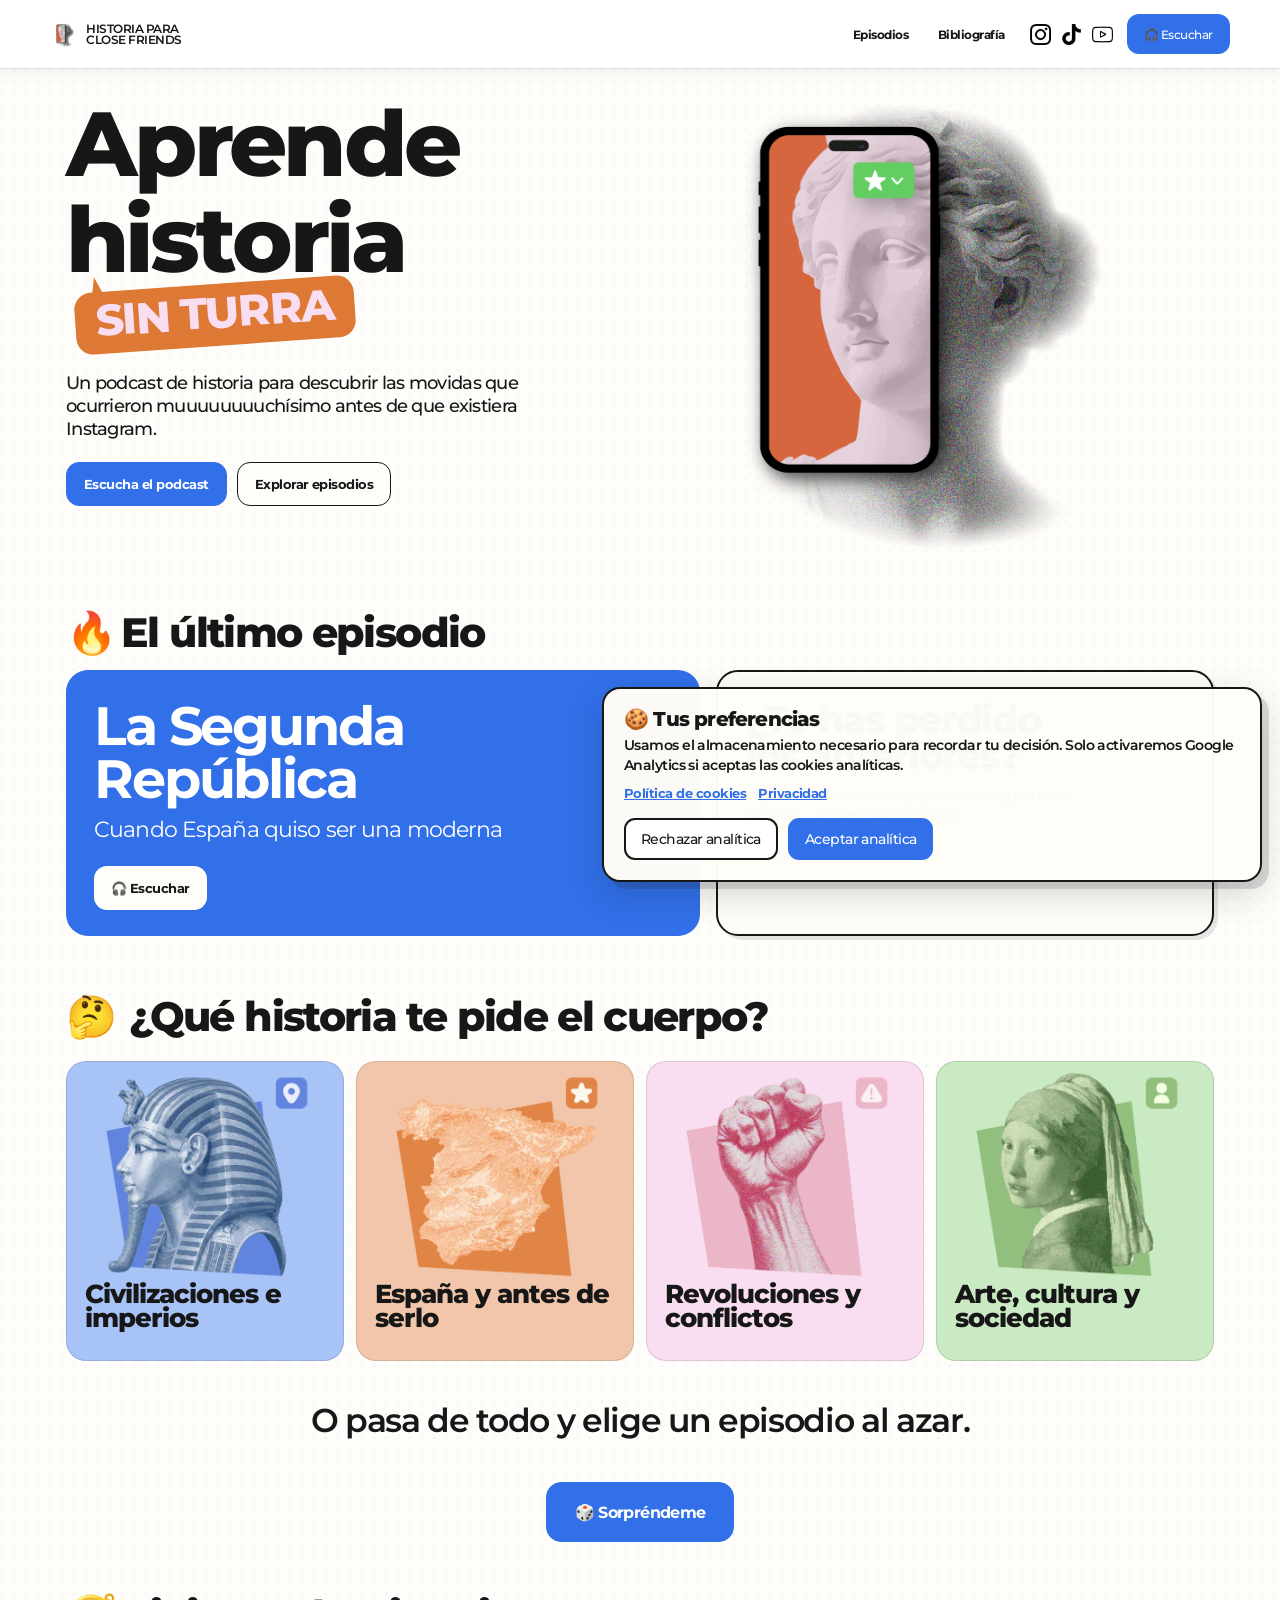
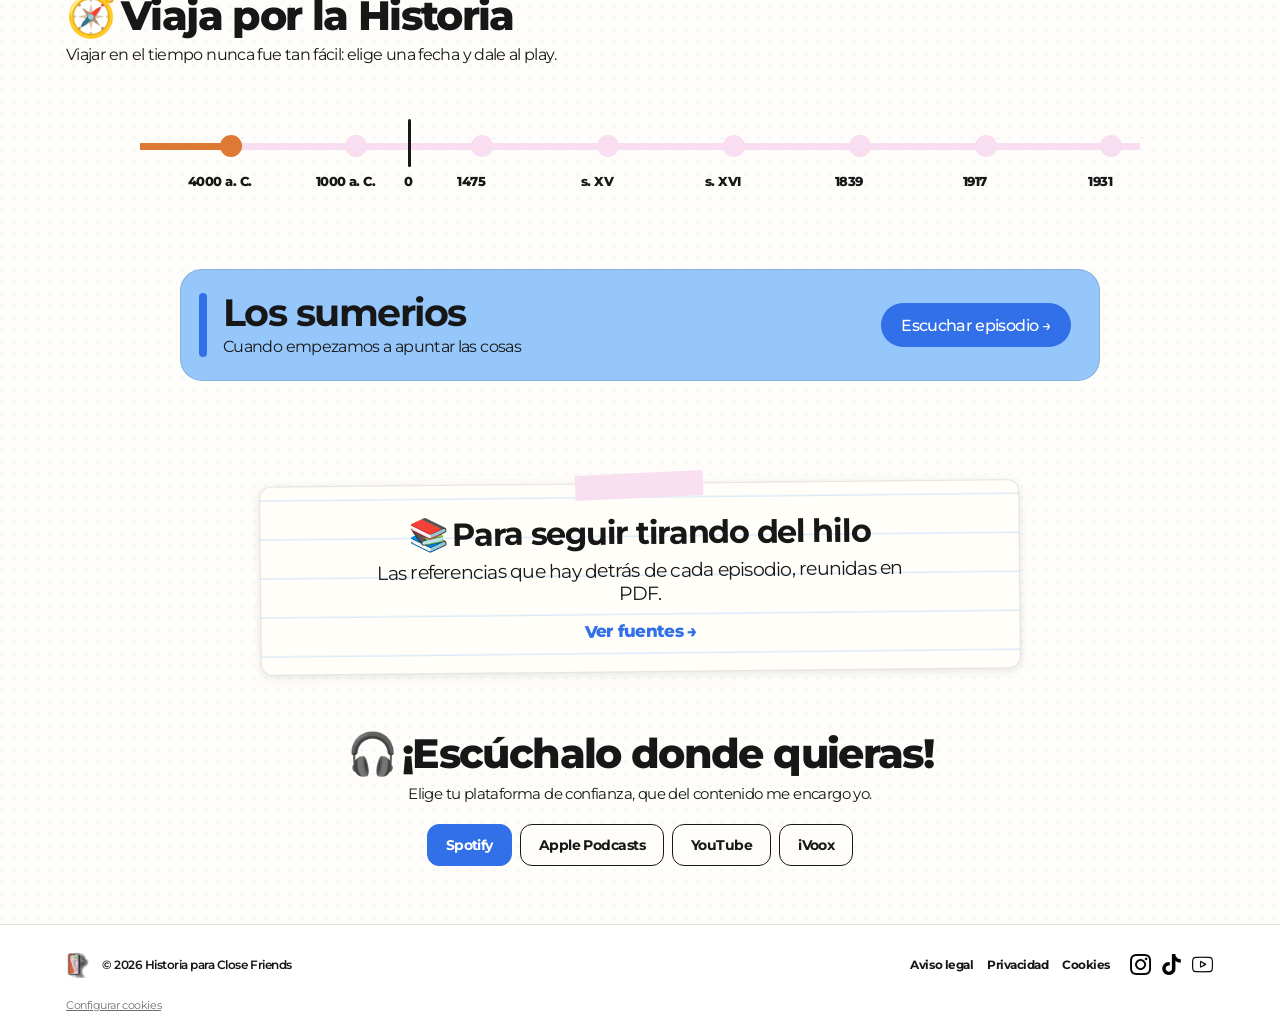
<file: index.html>
<!doctype html>
<html lang="es">
  <head>
    <meta charset="utf-8">
    <meta name="viewport" content="width=device-width, initial-scale=1">
    <meta name="description" content="Historia para Close Friends: un podcast para aprender historia sin turra.">
    <meta name="google-site-verification" content="Ncm9-wTW0WXPqbYfrNFTYAFlfC4jh9235UfFSwjdGV0">
    <title>Historia para Close Friends</title>
    <link rel="icon" href="assets/images/favicon-32.png" sizes="32x32" type="image/png">
    <link rel="icon" href="assets/images/favicon-16.png" sizes="16x16" type="image/png">
    <link rel="apple-touch-icon" href="assets/images/apple-touch-icon.png">
    <link rel="stylesheet" href="assets/css/shared.css?v=5">
    <link rel="stylesheet" href="assets/css/home.css?v=11">
  </head>
  <body>
    <main class="hcf-home" id="inicio">
      <div class="header-band">
        <header class="site-header">
          <a class="wordmark" href="index.html" aria-label="Historia para Close Friends">
            <img class="wordmark-icon" src="assets/images/hero-logo.png" alt="">
            <span class="wordmark-copy"><span>HISTORIA PARA</span><span>CLOSE FRIENDS</span></span>
          </a>
          <nav class="desktop-nav" aria-label="Navegación principal"><a href="episodios/">Episodios</a><a href="bibliografia/">Bibliografía</a></nav>
          <div class="header-actions">
            <div class="social-links" aria-label="Redes sociales">
              <!-- Las URLs reales de redes se cargarán desde la exportación de Sheets. -->
              <span class="social-link" aria-label="Instagram"><img src="assets/images/red-instagram.png" alt=""></span>
              <span class="social-link" aria-label="TikTok"><img src="assets/images/red-tiktok.png" alt=""></span>
              <span class="social-link" aria-label="YouTube"><img src="assets/images/red-youtube.png" alt=""></span>
            </div>
            <a class="header-listen" href="https://open.spotify.com/show/4cjYSY9JofzA4vvLkDBrxP" target="_blank" rel="noopener noreferrer">🎧 Escuchar</a>
            <button class="mobile-menu-toggle" type="button" aria-label="Abrir menú" aria-expanded="false" aria-controls="mobile-navigation" data-header-menu-toggle><span></span><span></span><span></span></button>
          </div>
        </header>
        <nav class="mobile-nav" id="mobile-navigation" aria-label="Navegación principal" hidden data-header-mobile-menu><a href="episodios/">Episodios</a><a href="bibliografia/">Bibliografía</a></nav>
      </div>

      <div class="hero-band">
        <section class="hero" aria-labelledby="hero-title">
          <div class="hero-copy">
            <h1 class="hero-title" id="hero-title"><span>Aprende</span><span>historia</span></h1>
            <div class="hero-speech">SIN TURRA</div>
            <p class="hero-description">Un podcast de historia para descubrir las movidas que ocurrieron muuuuuuchísimo antes de que existiera Instagram.</p>
            <div class="hero-actions">
              <a class="button button-primary" href="https://open.spotify.com/show/4cjYSY9JofzA4vvLkDBrxP" target="_blank" rel="noopener noreferrer">Escucha el podcast</a>
              <a class="button button-secondary" href="episodios/">Explorar episodios</a>
            </div>
          </div>
          <div class="hero-art"><img src="assets/images/hero-logo.png" alt="Escultura clásica y móvil de Historia para Close Friends"></div>
        </section>
      </div>

      <section class="latest-band" id="episodios" aria-labelledby="latest-heading">
        <div class="latest">
          <h2 class="latest-heading emoji-heading" id="latest-heading"><span class="heading-emoji" aria-hidden="true">🔥</span><span class="heading-copy">El último episodio</span></h2>
          <article class="episode-card">
            <h3>La Segunda República</h3>
            <p>Cuando España quiso ser una moderna</p>
            <a class="button" href="https://open.spotify.com/show/4cjYSY9JofzA4vvLkDBrxP" target="_blank" rel="noopener noreferrer">🎧 Escuchar</a>
          </article>
          <aside class="episodes-more">
            <h3>¿Te has perdido los anteriores?</h3>
            <p>Descubre por dónde empezar, salta de episodio en episodio y piérdete por la historia.</p>
            <a href="episodios/">Explorar episodios →</a>
          </aside>
        </div>
      </section>

      <section class="categories-band" id="categorias" aria-labelledby="categories-heading">
        <div class="categories">
          <div class="categories-intro"><h2 class="categories-heading emoji-heading" id="categories-heading"><span class="heading-emoji" aria-hidden="true">🤔</span><span class="categories-title-text heading-copy">¿Qué historia te pide el cuerpo?</span></h2></div>
          <div class="category-grid">
            <a class="category-card" href="episodios/?categoria=civilizaciones" style="--category-color:#3170E9" aria-label="Explorar Civilizaciones e imperios"><span class="category-art"><img src="assets/images/categoria-civilizaciones.png" alt=""></span><span class="category-name">Civilizaciones e imperios</span></a>
            <a class="category-card" href="episodios/?categoria=espana" style="--category-color:#DE7835" aria-label="Explorar España y antes de serlo"><span class="category-art"><img src="assets/images/categoria-espana.png" alt=""></span><span class="category-name">España y antes de serlo</span></a>
            <a class="category-card" href="episodios/?categoria=revoluciones" style="--category-color:#EBB6C7;--category-background:#F9DDF1" aria-label="Explorar Revoluciones y conflictos"><span class="category-art"><img src="assets/images/categoria-revoluciones.png" alt=""></span><span class="category-name">Revoluciones y conflictos</span></a>
            <a class="category-card" href="episodios/?categoria=arte" style="--category-color:#7FCC6E" aria-label="Explorar Arte, cultura y sociedad"><span class="category-art"><img src="assets/images/categoria-arte.png" alt=""></span><span class="category-name">Arte, cultura y sociedad</span></a>
          </div>
        </div>
      </section>

      <section class="random-band" aria-labelledby="random-title">
        <div class="random-callout"><div class="random-copy"><h2 class="random-title" id="random-title">O pasa de todo y elige un episodio al azar.</h2></div><a class="random-button" href="#" data-random-episode>🎲 Sorpréndeme</a></div>
      </section>

      <section class="timeline-band" id="timeline" aria-labelledby="timeline-heading">
        <h2 class="timeline-section-title emoji-heading" id="timeline-heading"><span class="heading-emoji" aria-hidden="true">🧭</span><span class="heading-copy">Viaja por la Historia</span></h2>
        <p class="timeline-section-subtitle">Viajar en el tiempo nunca fue tan fácil: elige una fecha y dale al play.</p>
        <div class="timeline-preview" data-timeline>
          <div class="timeline-rail" data-timeline-rail>
            <button class="timeline-dot is-active" type="button" data-title="Los sumerios" data-subtitle="Cuando empezamos a apuntar las cosas" data-audio="https://open.spotify.com/show/4cjYSY9JofzA4vvLkDBrxP" data-color="#3170E9" data-pale="#96C7FA" style="left:8%" aria-label="4000 a. C. · Los sumerios"></button><span class="timeline-date" style="left:8%">4000 a. C.</span>
            <button class="timeline-dot" type="button" data-title="La Polinesia" data-subtitle="Cuando tu continente es el océano" data-audio="https://open.spotify.com/show/4cjYSY9JofzA4vvLkDBrxP" data-color="#3170E9" data-pale="#96C7FA" style="left:20.57%" aria-label="1000 a. C. · La Polinesia"></button><span class="timeline-date" style="left:20.57%">1000 a. C.</span><span class="timeline-zero" style="left:26.86%" aria-hidden="true"></span><span class="timeline-zero-label" style="left:26.86%">0</span>
            <button class="timeline-dot" type="button" data-title="La Guerra de Sucesión Castellana" data-subtitle="Cuando un chisme cambió la historia" data-audio="https://open.spotify.com/show/4cjYSY9JofzA4vvLkDBrxP" data-color="#DE7835" data-pale="#F5C6A4" style="left:33.14%" aria-label="1475 · La Guerra de Sucesión Castellana"></button><span class="timeline-date" style="left:33.14%">1475</span>
            <button class="timeline-dot" type="button" data-title="El Imperio Inca" data-subtitle="Cuando todos los caminos llevaban al Cusco" data-audio="https://open.spotify.com/show/4cjYSY9JofzA4vvLkDBrxP" data-color="#3170E9" data-pale="#96C7FA" style="left:45.71%" aria-label="s. XV · El Imperio Inca"></button><span class="timeline-date" style="left:45.71%">s. XV</span>
            <button class="timeline-dot" type="button" data-title="Los Médici" data-subtitle="Cuando el arte era la mejor campaña electoral" data-audio="https://open.spotify.com/show/4cjYSY9JofzA4vvLkDBrxP" data-color="#7FCC6E" data-pale="#CAEAC2" style="left:72%" aria-label="s. XVI · Los Médici"></button><span class="timeline-date" style="left:72%">s. XVI</span>
            <button class="timeline-dot" type="button" data-title="Las Guerras del Opio" data-subtitle="Cuando Reino Unido fue el mayor narcoestado" data-audio="https://open.spotify.com/show/4cjYSY9JofzA4vvLkDBrxP" data-color="#EBB6C7" data-pale="#F9DDF1" style="left:82%" aria-label="1839 · Las Guerras del Opio"></button><span class="timeline-date" style="left:82%">1839</span>
            <button class="timeline-dot" type="button" data-title="La Revolución Rusa" data-subtitle="Cuando ya se cantaba Ra Ra Rasputín" data-audio="https://open.spotify.com/show/4cjYSY9JofzA4vvLkDBrxP" data-color="#EBB6C7" data-pale="#F9DDF1" style="left:89%" aria-label="1917 · La Revolución Rusa"></button><span class="timeline-date" style="left:89%">1917</span>
            <button class="timeline-dot" type="button" data-title="La Segunda República" data-subtitle="Cuando España quiso ser una moderna" data-audio="https://open.spotify.com/show/4cjYSY9JofzA4vvLkDBrxP" data-color="#DE7835" data-pale="#F5C6A4" style="left:96%" aria-label="1931 · La Segunda República"></button><span class="timeline-date" style="left:96%">1931</span>
          </div>
          <article class="timeline-card" data-timeline-card><div><h3 data-timeline-title>Los sumerios</h3><p data-timeline-subtitle>Cuando empezamos a apuntar las cosas</p></div><a data-timeline-link href="https://open.spotify.com/show/4cjYSY9JofzA4vvLkDBrxP" target="_blank" rel="noopener noreferrer">Escuchar episodio →</a></article>
        </div>
      </section>

      <section class="bibliography-band" aria-labelledby="bibliography-heading"><div class="bibliography"><div class="bibliography-note"><h2 class="emoji-heading" id="bibliography-heading"><span class="heading-emoji" aria-hidden="true">📚</span><span class="heading-copy">Bibliografía</span></h2><p>Las referencias que hay detrás de cada episodio, reunidas en PDF.</p><a href="bibliografia/">Ver bibliografía →</a></div></div></section>
      <section class="listen-band" id="escuchar" aria-labelledby="listen-heading"><div class="listen-section"><h2 class="emoji-heading" id="listen-heading"><span class="heading-emoji" aria-hidden="true">🎧</span><span class="heading-copy">¡Escúchalo donde quieras!</span></h2><p>Elige tu plataforma de confianza, que del contenido me encargo yo.</p><div class="platform-list"><a class="platform-button" href="https://open.spotify.com/show/4cjYSY9JofzA4vvLkDBrxP" target="_blank" rel="noopener noreferrer">Spotify</a><a class="platform-button" href="https://podcasts.apple.com/es/podcast/historia-para-close-friends/id6801561675" target="_blank" rel="noopener noreferrer">Apple Podcasts</a><a class="platform-button" href="https://www.youtube.com/@HistoriaparaCloseFriends/podcasts" target="_blank" rel="noopener noreferrer">YouTube</a><a class="platform-button" href="https://go.ivoox.com/sq/3216938" target="_blank" rel="noopener noreferrer">iVoox</a></div></div></section>

      <footer class="site-footer"><div class="footer-content"><div class="footer-brand"><img class="footer-logo" src="assets/images/favicon-512.png" alt=""><span class="footer-copy">© 2026 Historia para Close Friends</span></div><nav class="footer-nav" aria-label="Enlaces legales"><a href="aviso-legal/">Aviso legal</a><a href="privacidad/">Privacidad</a><a href="cookies/">Cookies</a></nav><div class="social-links" aria-label="Redes sociales"><span class="social-link" aria-label="Instagram"><img src="assets/images/red-instagram.png" alt=""></span><span class="social-link" aria-label="TikTok"><img src="assets/images/red-tiktok.png" alt=""></span><span class="social-link" aria-label="YouTube"><img src="assets/images/red-youtube.png" alt=""></span></div></div><div class="footer-meta"><button class="footer-cookie-settings" type="button" data-open-cookie-settings>Configurar cookies</button></div></footer>
    </main>
    <script src="assets/js/site-data.js?v=5"></script>
    <script src="assets/js/analytics.js?v=1"></script>
    <script src="assets/js/cookie-consent.js?v=1"></script>
    <script src="assets/js/social-links.js"></script>
    <script src="assets/js/header-menu.js?v=1"></script>
    <script src="assets/js/home.js?v=4"></script>
  </body>
</html>
</file>
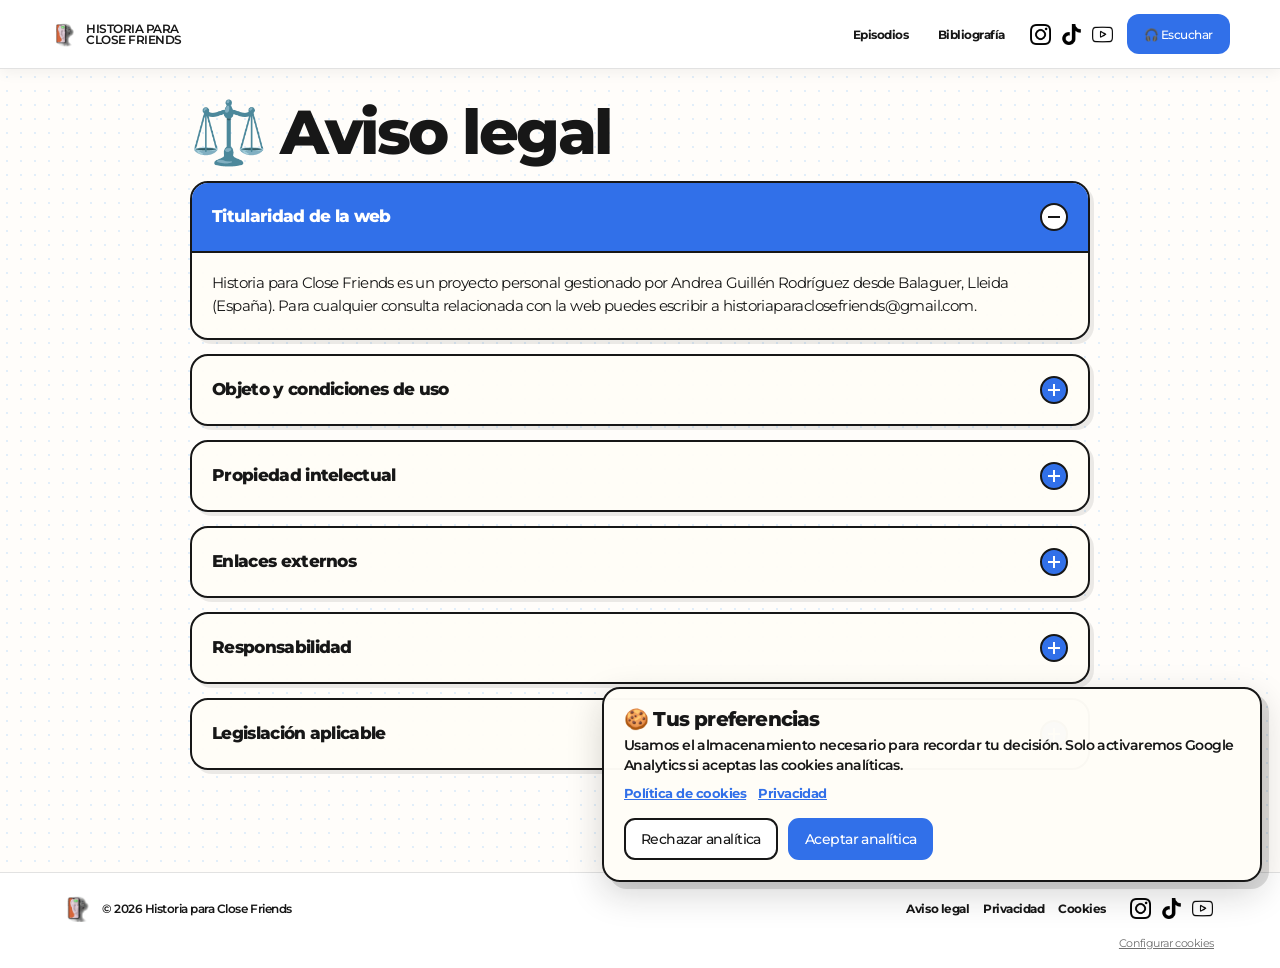
<file: aviso-legal/index.html>
<!doctype html>
<html lang="es">
  <head>
    <meta charset="UTF-8">
    <meta name="viewport" content="width=device-width, initial-scale=1.0">
    <meta name="description" content="Aviso legal de Historia para Close Friends.">
    <title>Aviso legal · Historia para Close Friends</title>
    <link rel="icon" type="image/png" sizes="32x32" href="../assets/images/favicon-32.png">
    <link rel="apple-touch-icon" href="../assets/images/apple-touch-icon.png">
    <link rel="stylesheet" href="../assets/css/shared.css?v=5">
    <link rel="stylesheet" href="../assets/css/subpages.css?v=2">
  </head>
  <body>
    <div class="hcf-page">
      <div class="header-band">
        <header class="site-header">
          <a class="wordmark" href="../" aria-label="Historia para Close Friends"><img class="wordmark-icon" src="../assets/images/hero-logo.png" alt=""><span class="wordmark-copy"><span>HISTORIA PARA</span><span>CLOSE FRIENDS</span></span></a>
          <nav class="desktop-nav" aria-label="Navegación principal"><a href="../episodios/">Episodios</a><a href="../bibliografia/">Bibliografía</a></nav>
          <div class="header-actions"><div class="social-links" aria-label="Redes sociales"><span class="social-link" aria-label="Instagram"><img src="../assets/images/red-instagram.png" alt=""></span><span class="social-link" aria-label="TikTok"><img src="../assets/images/red-tiktok.png" alt=""></span><span class="social-link" aria-label="YouTube"><img src="../assets/images/red-youtube.png" alt=""></span></div><a class="header-listen" href="https://open.spotify.com/show/4cjYSY9JofzA4vvLkDBrxP" target="_blank" rel="noopener noreferrer">🎧 Escuchar</a><button class="mobile-menu-toggle" type="button" aria-label="Abrir menú" aria-expanded="false" aria-controls="mobile-navigation" data-header-menu-toggle><span></span><span></span><span></span></button></div>
        </header>
        <nav class="mobile-nav" id="mobile-navigation" aria-label="Navegación principal" hidden data-header-mobile-menu><a href="../episodios/">Episodios</a><a href="../bibliografia/">Bibliografía</a></nav>
      </div>

      <main class="page-content legal-page">
        <h1 class="page-title">⚖️ Aviso legal</h1>
        <section id="legal-accordions" class="legal-accordions" aria-label="Contenido del aviso legal"></section>
      </main>

      <footer class="site-footer"><div class="footer-content"><div class="footer-brand"><img class="footer-logo" src="../assets/images/favicon-512.png" alt=""><span class="footer-copy">© 2026 Historia para Close Friends</span></div><nav class="footer-nav" aria-label="Enlaces legales"><a href="./">Aviso legal</a><a href="../privacidad/">Privacidad</a><a href="../cookies/">Cookies</a></nav><div class="social-links" aria-label="Redes sociales"><span class="social-link" aria-label="Instagram"><img src="../assets/images/red-instagram.png" alt=""></span><span class="social-link" aria-label="TikTok"><img src="../assets/images/red-tiktok.png" alt=""></span><span class="social-link" aria-label="YouTube"><img src="../assets/images/red-youtube.png" alt=""></span></div></div><div class="footer-meta"><button class="footer-cookie-settings" type="button" data-open-cookie-settings>Configurar cookies</button></div></footer>
    </div>

    <script src="../assets/js/site-data.js?v=2"></script>
    <script src="../assets/js/analytics.js?v=1"></script>
    <script src="../assets/js/cookie-consent.js?v=1"></script>
    <script src="../assets/js/social-links.js?v=2"></script>
    <script src="../assets/js/header-menu.js?v=1"></script>
    <script src="../assets/js/legal.js?v=1"></script>
  </body>
</html>
</file>
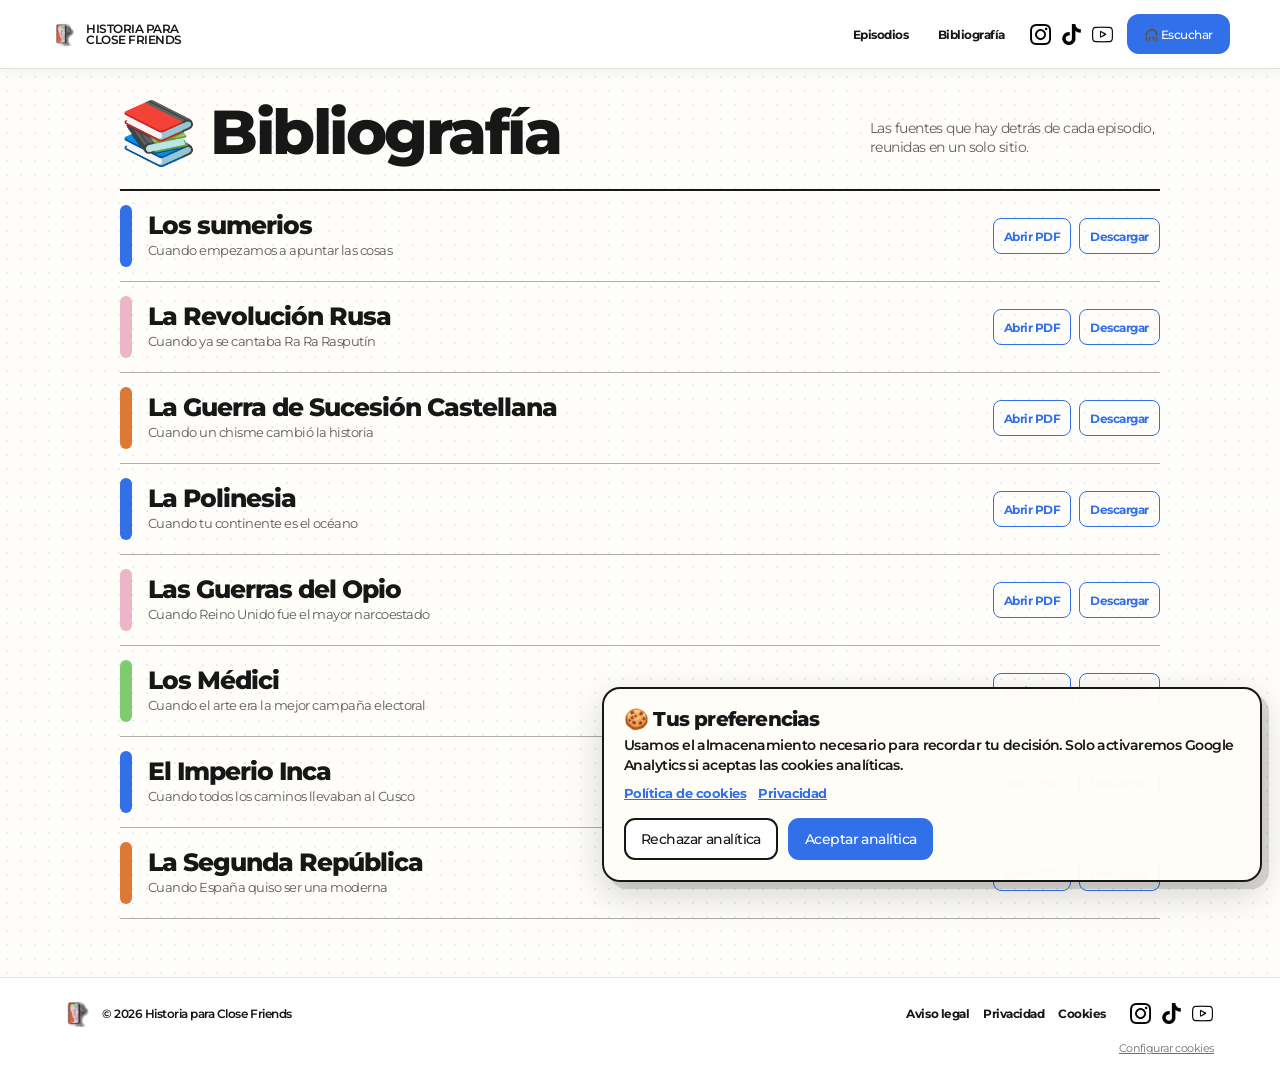
<file: bibliografia/index.html>
<!doctype html>
<html lang="es">
  <head>
    <meta charset="utf-8">
    <meta name="viewport" content="width=device-width, initial-scale=1">
    <meta name="description" content="Bibliografía y fuentes de los episodios de Historia para Close Friends.">
    <title>Bibliografía · Historia para Close Friends</title>
    <link rel="icon" href="../assets/images/favicon-32.png" sizes="32x32" type="image/png">
    <link rel="icon" href="../assets/images/favicon-16.png" sizes="16x16" type="image/png">
    <link rel="apple-touch-icon" href="../assets/images/apple-touch-icon.png">
    <link rel="stylesheet" href="../assets/css/shared.css?v=5">
    <link rel="stylesheet" href="../assets/css/subpages.css?v=2">
  </head>
  <body>
    <div class="hcf-page">
      <div class="header-band"><header class="site-header"><a class="wordmark" href="../" aria-label="Historia para Close Friends"><img class="wordmark-icon" src="../assets/images/hero-logo.png" alt=""><span class="wordmark-copy"><span>HISTORIA PARA</span><span>CLOSE FRIENDS</span></span></a><nav class="desktop-nav" aria-label="Navegación principal"><a href="../episodios/">Episodios</a><a href="../bibliografia/">Bibliografía</a></nav><div class="header-actions"><div class="social-links" aria-label="Redes sociales"><span class="social-link" aria-label="Instagram"><img src="../assets/images/red-instagram.png" alt=""></span><span class="social-link" aria-label="TikTok"><img src="../assets/images/red-tiktok.png" alt=""></span><span class="social-link" aria-label="YouTube"><img src="../assets/images/red-youtube.png" alt=""></span></div><a class="header-listen" href="https://open.spotify.com/show/4cjYSY9JofzA4vvLkDBrxP" target="_blank" rel="noopener noreferrer">🎧 Escuchar</a><button class="mobile-menu-toggle" type="button" aria-label="Abrir menú" aria-expanded="false" aria-controls="mobile-navigation" data-header-menu-toggle><span></span><span></span><span></span></button></div></header><nav class="mobile-nav" id="mobile-navigation" aria-label="Navegación principal" hidden data-header-mobile-menu><a href="../episodios/">Episodios</a><a href="../bibliografia/">Bibliografía</a></nav></div>
      <main class="page-content bibliography-page">
        <header class="bibliography-heading"><h1 class="page-title">📚 Bibliografía</h1><p class="bibliography-intro">Las fuentes que hay detrás de cada episodio, reunidas en un solo sitio.</p></header>
        <section class="bibliography-catalog" aria-label="Bibliografía por episodio">
          <article class="bibliography-entry" style="--topic:#3170E9"><span class="bibliography-marker"></span><div><h2>Los sumerios</h2><p>Cuando empezamos a apuntar las cosas.</p></div><div class="bibliography-actions"><button class="bibliography-action" type="button" data-pdf-open data-title="Los sumerios" data-drive-id="1dAefnvV_jUDMWLtKUI2y-2g-EsCZ5_b2">Abrir PDF</button><a class="bibliography-action" href="https://drive.google.com/uc?export=download&id=1dAefnvV_jUDMWLtKUI2y-2g-EsCZ5_b2">Descargar</a></div></article>
          <article class="bibliography-entry" style="--topic:#EBB6C7"><span class="bibliography-marker"></span><div><h2>La Revolución Rusa</h2><p>Cuando ya se cantaba Ra Ra Rasputín.</p></div><div class="bibliography-actions"><button class="bibliography-action" type="button" data-pdf-open data-title="La Revolución Rusa" data-drive-id="1D4tJXdibsKtZHbertivFGZIK31vdCY3">Abrir PDF</button><a class="bibliography-action" href="https://drive.google.com/uc?export=download&id=1D4tJXdibsKtZHbertivFGZIK31vdCY3">Descargar</a></div></article>
          <article class="bibliography-entry" style="--topic:#DE7835"><span class="bibliography-marker"></span><div><h2>La Guerra de Sucesión Castellana</h2><p>Cuando un chisme cambió la historia.</p></div><div class="bibliography-actions"><button class="bibliography-action" type="button" data-pdf-open data-title="La Guerra de Sucesión Castellana" data-drive-id="11nnHhecQF366WoGIEKU2nrYI-w-COhXz">Abrir PDF</button><a class="bibliography-action" href="https://drive.google.com/uc?export=download&id=11nnHhecQF366WoGIEKU2nrYI-w-COhXz">Descargar</a></div></article>
          <article class="bibliography-entry" style="--topic:#3170E9"><span class="bibliography-marker"></span><div><h2>La Polinesia</h2><p>Cuando tu continente es el océano.</p></div><div class="bibliography-actions"><button class="bibliography-action" type="button" data-pdf-open data-title="La Polinesia" data-drive-id="1z38pQXuTIM6c7Xg1MGtUBRXNg3iPBSEK">Abrir PDF</button><a class="bibliography-action" href="https://drive.google.com/uc?export=download&id=1z38pQXuTIM6c7Xg1MGtUBRXNg3iPBSEK">Descargar</a></div></article>
          <article class="bibliography-entry" style="--topic:#EBB6C7"><span class="bibliography-marker"></span><div><h2>Las Guerras del Opio</h2><p>Cuando Reino Unido fue el mayor narcoestado.</p></div><div class="bibliography-actions"><button class="bibliography-action" type="button" data-pdf-open data-title="Las Guerras del Opio" data-drive-id="1eLV8bbj_qb-wShPKVfylb3CAuFwouMWh">Abrir PDF</button><a class="bibliography-action" href="https://drive.google.com/uc?export=download&id=1eLV8bbj_qb-wShPKVfylb3CAuFwouMWh">Descargar</a></div></article>
          <article class="bibliography-entry" style="--topic:#7FCC6E"><span class="bibliography-marker"></span><div><h2>Los Médici</h2><p>Cuando el arte era la mejor campaña electoral.</p></div><div class="bibliography-actions"><button class="bibliography-action" type="button" data-pdf-open data-title="Los Médici" data-drive-id="1dh3CyAdGBdEXh1wueBfcUF6F2OrFkz4w">Abrir PDF</button><a class="bibliography-action" href="https://drive.google.com/uc?export=download&id=1dh3CyAdGBdEXh1wueBfcUF6F2OrFkz4w">Descargar</a></div></article>
          <article class="bibliography-entry" style="--topic:#3170E9"><span class="bibliography-marker"></span><div><h2>El Imperio Inca</h2><p>Cuando todos los caminos llevaban al Cusco.</p></div><div class="bibliography-actions"><button class="bibliography-action" type="button" data-pdf-open data-title="El Imperio Inca" data-drive-id="1p4WtjLcpMDShs-fon3FCpXzpWCWpovC0">Abrir PDF</button><a class="bibliography-action" href="https://drive.google.com/uc?export=download&id=1p4WtjLcpMDShs-fon3FCpXzpWCWpovC0">Descargar</a></div></article>
          <article class="bibliography-entry" style="--topic:#DE7835"><span class="bibliography-marker"></span><div><h2>La Segunda República</h2><p>Cuando España quiso ser una moderna.</p></div><div class="bibliography-actions"><button class="bibliography-action" type="button" data-pdf-open data-title="La Segunda República" data-drive-id="1wH2LW4FINjAPUmPFFSYN0Wex3ZIbKYR-">Abrir PDF</button><a class="bibliography-action" href="https://drive.google.com/uc?export=download&id=1wH2LW4FINjAPUmPFFSYN0Wex3ZIbKYR-">Descargar</a></div></article>
        </section>
      </main>
      <footer class="site-footer"><div class="footer-content"><div class="footer-brand"><img class="footer-logo" src="../assets/images/favicon-512.png" alt=""><span class="footer-copy">© 2026 Historia para Close Friends</span></div><nav class="footer-nav" aria-label="Enlaces legales"><a href="../aviso-legal/">Aviso legal</a><a href="../privacidad/">Privacidad</a><a href="../cookies/">Cookies</a></nav><div class="social-links" aria-label="Redes sociales"><span class="social-link" aria-label="Instagram"><img src="../assets/images/red-instagram.png" alt=""></span><span class="social-link" aria-label="TikTok"><img src="../assets/images/red-tiktok.png" alt=""></span><span class="social-link" aria-label="YouTube"><img src="../assets/images/red-youtube.png" alt=""></span></div></div><div class="footer-meta"><button class="footer-cookie-settings" type="button" data-open-cookie-settings>Configurar cookies</button></div></footer>
    </div>
    <div class="overlay" data-pdf-modal aria-hidden="true"><section class="overlay-dialog pdf-dialog" role="dialog" aria-modal="true" aria-labelledby="pdf-title"><div class="pdf-topbar"><h2 id="pdf-title" data-pdf-title>Bibliografía</h2><a class="bibliography-action pdf-download" data-pdf-download href="#">Descargar</a></div><button class="overlay-close" type="button" data-modal-close aria-label="Cerrar PDF">×</button><iframe class="pdf-frame" title="Visor de PDF"></iframe></section></div>
    <script src="../assets/js/site-data.js"></script>
    <script src="../assets/js/analytics.js?v=1"></script>
    <script src="../assets/js/cookie-consent.js?v=1"></script>
    <script src="../assets/js/social-links.js"></script>
    <script src="../assets/js/header-menu.js?v=1"></script>
    <script src="../assets/js/bibliografia.js"></script>
  </body>
</html>
</file>
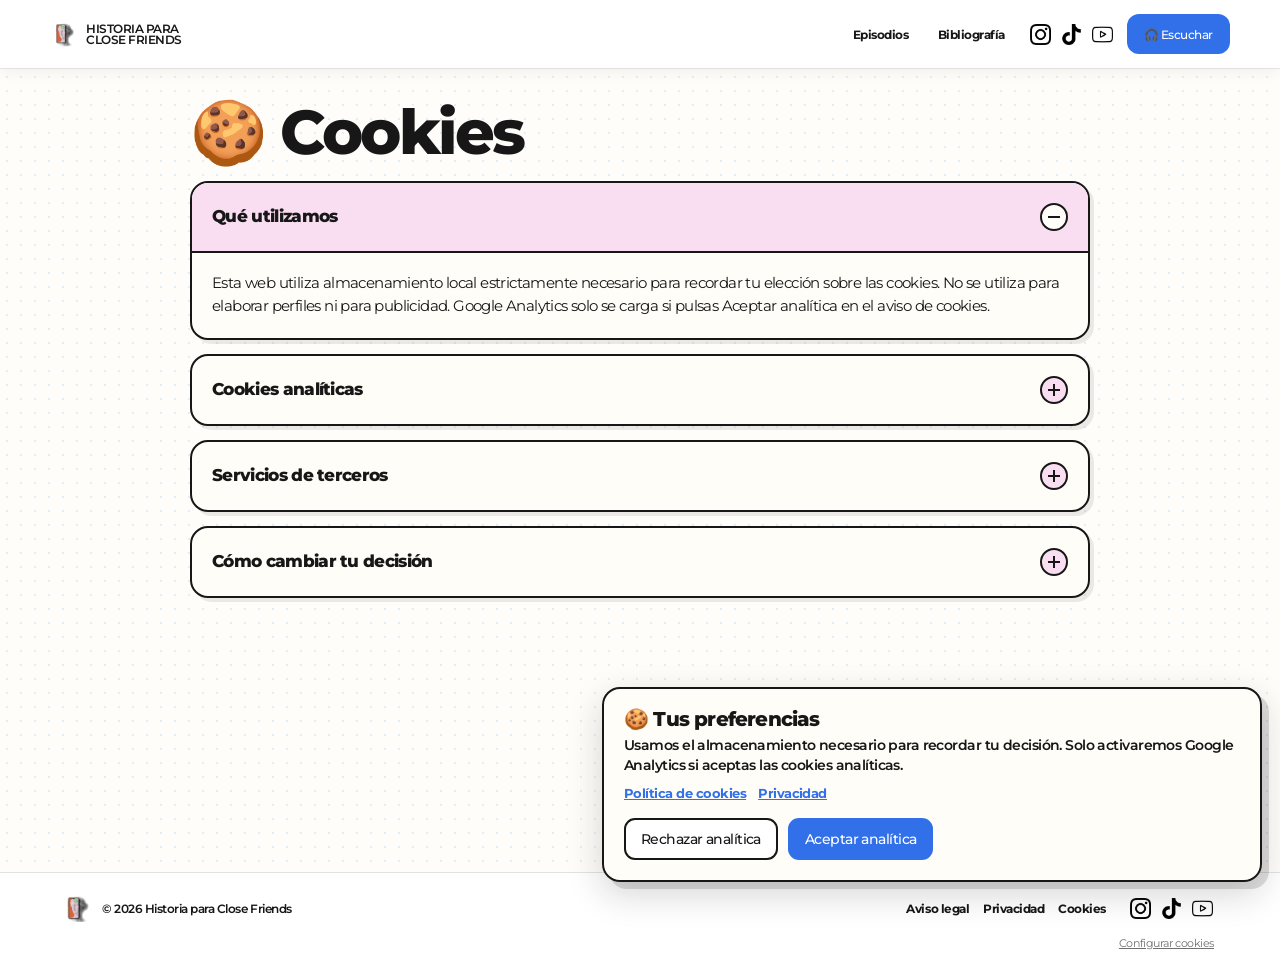
<file: cookies/index.html>
<!doctype html>
<html lang="es">
  <head>
    <meta charset="UTF-8">
    <meta name="viewport" content="width=device-width, initial-scale=1.0">
    <meta name="description" content="Política de cookies de Historia para Close Friends.">
    <title>Cookies · Historia para Close Friends</title>
    <link rel="icon" type="image/png" sizes="32x32" href="../assets/images/favicon-32.png">
    <link rel="apple-touch-icon" href="../assets/images/apple-touch-icon.png">
    <link rel="stylesheet" href="../assets/css/shared.css?v=5">
    <link rel="stylesheet" href="../assets/css/subpages.css?v=5">
  </head>
  <body>
    <div class="hcf-page">
      <div class="header-band"><header class="site-header"><a class="wordmark" href="../" aria-label="Historia para Close Friends"><img class="wordmark-icon" src="../assets/images/hero-logo.png" alt=""><span class="wordmark-copy"><span>HISTORIA PARA</span><span>CLOSE FRIENDS</span></span></a><nav class="desktop-nav" aria-label="Navegación principal"><a href="../episodios/">Episodios</a><a href="../bibliografia/">Bibliografía</a></nav><div class="header-actions"><div class="social-links" aria-label="Redes sociales"><span class="social-link" aria-label="Instagram"><img src="../assets/images/red-instagram.png" alt=""></span><span class="social-link" aria-label="TikTok"><img src="../assets/images/red-tiktok.png" alt=""></span><span class="social-link" aria-label="YouTube"><img src="../assets/images/red-youtube.png" alt=""></span></div><a class="header-listen" href="https://open.spotify.com/show/4cjYSY9JofzA4vvLkDBrxP" target="_blank" rel="noopener noreferrer">🎧 Escuchar</a><button class="mobile-menu-toggle" type="button" aria-label="Abrir menú" aria-expanded="false" aria-controls="mobile-navigation" data-header-menu-toggle><span></span><span></span><span></span></button></div></header><nav class="mobile-nav" id="mobile-navigation" aria-label="Navegación principal" hidden data-header-mobile-menu><a href="../episodios/">Episodios</a><a href="../bibliografia/">Bibliografía</a></nav></div>
      <main class="page-content legal-page">
        <h1 class="page-title">🍪 Cookies</h1>
        <section id="cookies-accordions" class="legal-accordions cookies-accordions" aria-label="Política de cookies"></section>
      </main>
      <footer class="site-footer"><div class="footer-content"><div class="footer-brand"><img class="footer-logo" src="../assets/images/favicon-512.png" alt=""><span class="footer-copy">© 2026 Historia para Close Friends</span></div><nav class="footer-nav" aria-label="Enlaces legales"><a href="../aviso-legal/">Aviso legal</a><a href="../privacidad/">Privacidad</a><a href="./">Cookies</a></nav><div class="social-links" aria-label="Redes sociales"><span class="social-link" aria-label="Instagram"><img src="../assets/images/red-instagram.png" alt=""></span><span class="social-link" aria-label="TikTok"><img src="../assets/images/red-tiktok.png" alt=""></span><span class="social-link" aria-label="YouTube"><img src="../assets/images/red-youtube.png" alt=""></span></div></div><div class="footer-meta"><button class="footer-cookie-settings" type="button" data-open-cookie-settings>Configurar cookies</button></div></footer>
    </div>
    <script src="../assets/js/site-data.js?v=3"></script>
    <script src="../assets/js/analytics.js?v=1"></script>
    <script src="../assets/js/cookie-consent.js?v=1"></script>
    <script src="../assets/js/social-links.js?v=2"></script>
    <script src="../assets/js/header-menu.js?v=1"></script>
    <script src="../assets/js/cookies.js?v=1"></script>
  </body>
</html>
</file>
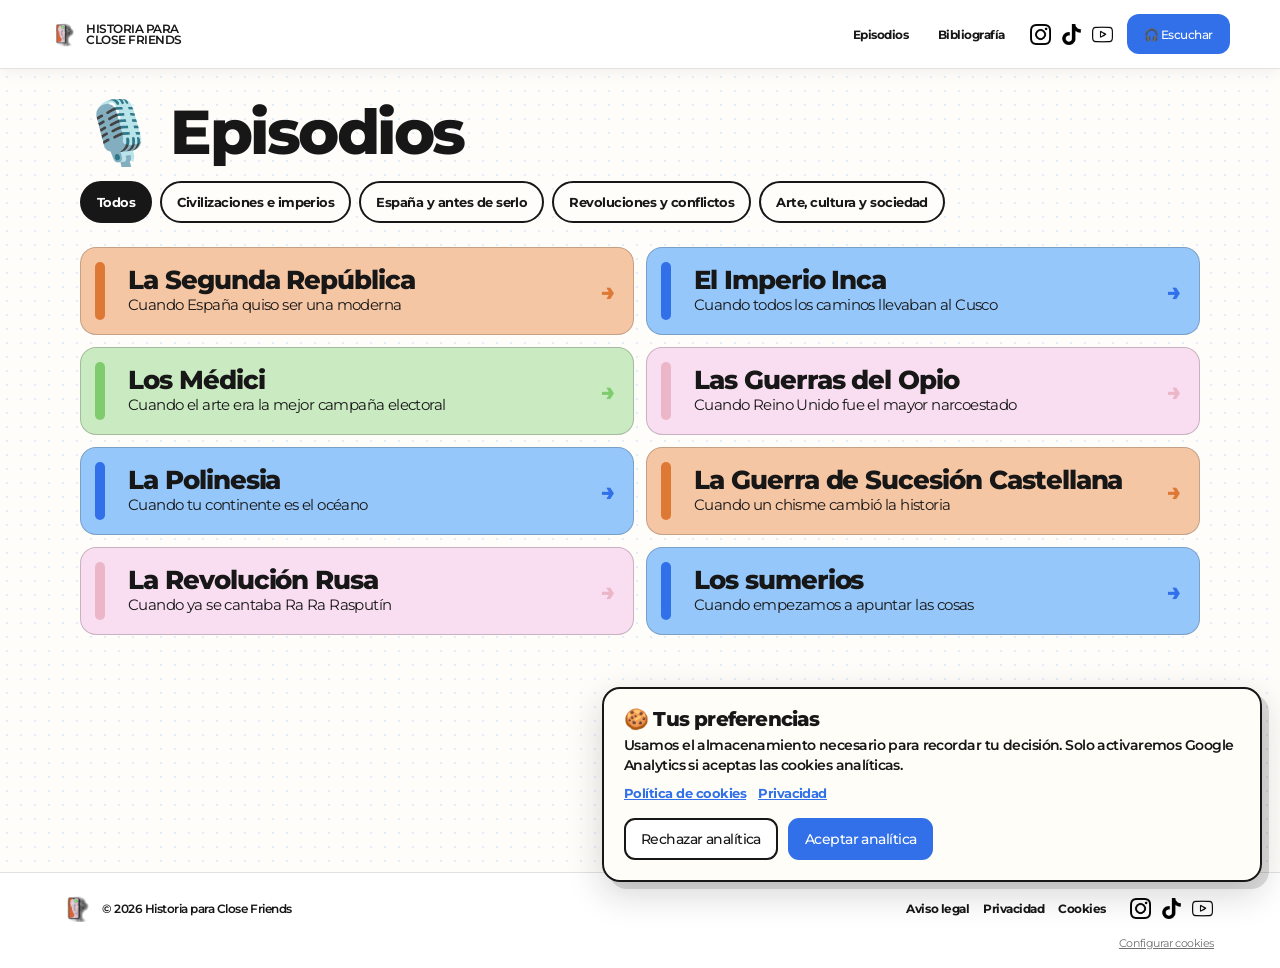
<file: episodios/index.html>
<!doctype html>
<html lang="es">
  <head>
    <meta charset="utf-8">
    <meta name="viewport" content="width=device-width, initial-scale=1">
    <meta name="description" content="Episodios de Historia para Close Friends: aprende historia sin turra.">
    <title>Episodios · Historia para Close Friends</title>
    <link rel="icon" href="../assets/images/favicon-32.png" sizes="32x32" type="image/png">
    <link rel="icon" href="../assets/images/favicon-16.png" sizes="16x16" type="image/png">
    <link rel="apple-touch-icon" href="../assets/images/apple-touch-icon.png">
    <link rel="stylesheet" href="../assets/css/shared.css?v=5">
    <link rel="stylesheet" href="../assets/css/subpages.css?v=2">
  </head>
  <body>
    <div class="hcf-page">
      <div class="header-band">
        <header class="site-header">
          <a class="wordmark" href="../" aria-label="Historia para Close Friends"><img class="wordmark-icon" src="../assets/images/hero-logo.png" alt=""><span class="wordmark-copy"><span>HISTORIA PARA</span><span>CLOSE FRIENDS</span></span></a>
          <nav class="desktop-nav" aria-label="Navegación principal"><a href="../episodios/">Episodios</a><a href="../bibliografia/">Bibliografía</a></nav>
          <div class="header-actions"><div class="social-links" aria-label="Redes sociales"><span class="social-link" aria-label="Instagram"><img src="../assets/images/red-instagram.png" alt=""></span><span class="social-link" aria-label="TikTok"><img src="../assets/images/red-tiktok.png" alt=""></span><span class="social-link" aria-label="YouTube"><img src="../assets/images/red-youtube.png" alt=""></span></div><a class="header-listen" href="https://open.spotify.com/show/4cjYSY9JofzA4vvLkDBrxP" target="_blank" rel="noopener noreferrer">🎧 Escuchar</a><button class="mobile-menu-toggle" type="button" aria-label="Abrir menú" aria-expanded="false" aria-controls="mobile-navigation" data-header-menu-toggle><span></span><span></span><span></span></button></div>
        </header>
        <nav class="mobile-nav" id="mobile-navigation" aria-label="Navegación principal" hidden data-header-mobile-menu><a href="../episodios/">Episodios</a><a href="../bibliografia/">Bibliografía</a></nav>
      </div>

      <main class="page-content">
        <h1 class="page-title">🎙️ Episodios</h1>
        <nav class="episode-filters" aria-label="Filtrar episodios">
          <a class="episode-filter" href="./" data-category="todos">Todos</a>
          <a class="episode-filter" href="?categoria=civilizaciones" data-category="civilizaciones" style="--filter-color:#96C7FA;--filter-pale:#DDEEFF">Civilizaciones e imperios</a>
          <a class="episode-filter" href="?categoria=espana" data-category="espana" style="--filter-color:#F5C6A4;--filter-pale:#FBE3D1">España y antes de serlo</a>
          <a class="episode-filter" href="?categoria=revoluciones" data-category="revoluciones" style="--filter-color:#EBB6C7;--filter-pale:#F9DDF1">Revoluciones y conflictos</a>
          <a class="episode-filter" href="?categoria=arte" data-category="arte" style="--filter-color:#CAEAC2;--filter-pale:#E8F5E4">Arte, cultura y sociedad</a>
        </nav>
        <section class="episode-grid" aria-label="Lista de episodios">
          <button class="episode-tile" type="button" data-episode data-categories="espana,revoluciones" data-youtube="tJ8IA46eXoE" data-color="#DE7835" data-pale="#F5C6A4" style="--topic:#DE7835;--topic-pale:#F5C6A4"><span class="episode-tile-bar"></span><div><h2>La Segunda República</h2><p>Cuando España quiso ser una moderna</p></div><span class="episode-tile-arrow">→</span></button>
          <button class="episode-tile" type="button" data-episode data-categories="civilizaciones" data-youtube="fRmm9deh9Fs" data-color="#3170E9" data-pale="#96C7FA" style="--topic:#3170E9;--topic-pale:#96C7FA"><span class="episode-tile-bar"></span><div><h2>El Imperio Inca</h2><p>Cuando todos los caminos llevaban al Cusco</p></div><span class="episode-tile-arrow">→</span></button>
          <button class="episode-tile" type="button" data-episode data-categories="arte" data-youtube="EZzhiihy4yo" data-color="#7FCC6E" data-pale="#CAEAC2" style="--topic:#7FCC6E;--topic-pale:#CAEAC2"><span class="episode-tile-bar"></span><div><h2>Los Médici</h2><p>Cuando el arte era la mejor campaña electoral</p></div><span class="episode-tile-arrow">→</span></button>
          <button class="episode-tile" type="button" data-episode data-categories="revoluciones" data-youtube="fLsaO9FSR9I" data-color="#EBB6C7" data-pale="#F9DDF1" style="--topic:#EBB6C7;--topic-pale:#F9DDF1"><span class="episode-tile-bar"></span><div><h2>Las Guerras del Opio</h2><p>Cuando Reino Unido fue el mayor narcoestado</p></div><span class="episode-tile-arrow">→</span></button>
          <button class="episode-tile" type="button" data-episode data-categories="civilizaciones" data-youtube="9jisNVQeTAw" data-color="#3170E9" data-pale="#96C7FA" style="--topic:#3170E9;--topic-pale:#96C7FA"><span class="episode-tile-bar"></span><div><h2>La Polinesia</h2><p>Cuando tu continente es el océano</p></div><span class="episode-tile-arrow">→</span></button>
          <button class="episode-tile" type="button" data-episode data-categories="espana,revoluciones" data-youtube="5ieak59s9sQ" data-color="#DE7835" data-pale="#F5C6A4" style="--topic:#DE7835;--topic-pale:#F5C6A4"><span class="episode-tile-bar"></span><div><h2>La Guerra de Sucesión Castellana</h2><p>Cuando un chisme cambió la historia</p></div><span class="episode-tile-arrow">→</span></button>
          <button class="episode-tile" type="button" data-episode data-categories="revoluciones" data-youtube="uCS-tKrvb50" data-color="#EBB6C7" data-pale="#F9DDF1" style="--topic:#EBB6C7;--topic-pale:#F9DDF1"><span class="episode-tile-bar"></span><div><h2>La Revolución Rusa</h2><p>Cuando ya se cantaba Ra Ra Rasputín</p></div><span class="episode-tile-arrow">→</span></button>
          <button class="episode-tile" type="button" data-episode data-categories="civilizaciones" data-youtube="dgxzEh_vRuQ" data-color="#3170E9" data-pale="#96C7FA" style="--topic:#3170E9;--topic-pale:#96C7FA"><span class="episode-tile-bar"></span><div><h2>Los sumerios</h2><p>Cuando empezamos a apuntar las cosas</p></div><span class="episode-tile-arrow">→</span></button>
        </section>
        <p class="episode-empty" data-empty hidden>Todavía no hay episodios en este tema. Prueba con otra categoría.</p>
      </main>
      <footer class="site-footer"><div class="footer-content"><div class="footer-brand"><img class="footer-logo" src="../assets/images/favicon-512.png" alt=""><span class="footer-copy">© 2026 Historia para Close Friends</span></div><nav class="footer-nav" aria-label="Enlaces legales"><a href="../aviso-legal/">Aviso legal</a><a href="../privacidad/">Privacidad</a><a href="../cookies/">Cookies</a></nav><div class="social-links" aria-label="Redes sociales"><span class="social-link" aria-label="Instagram"><img src="../assets/images/red-instagram.png" alt=""></span><span class="social-link" aria-label="TikTok"><img src="../assets/images/red-tiktok.png" alt=""></span><span class="social-link" aria-label="YouTube"><img src="../assets/images/red-youtube.png" alt=""></span></div></div><div class="footer-meta"><button class="footer-cookie-settings" type="button" data-open-cookie-settings>Configurar cookies</button></div></footer>
    </div>
    <div class="overlay" data-video-modal aria-hidden="true"><div class="overlay-dialog"><button class="overlay-close" type="button" data-modal-close aria-label="Cerrar vídeo">×</button><iframe class="video-frame" title="Vídeo del episodio" allow="accelerometer; autoplay; clipboard-write; encrypted-media; gyroscope; picture-in-picture; web-share" allowfullscreen></iframe></div></div>
    <script src="../assets/js/site-data.js?v=5"></script>
    <script src="../assets/js/analytics.js?v=1"></script>
    <script src="../assets/js/cookie-consent.js?v=1"></script>
    <script src="../assets/js/social-links.js"></script>
    <script src="../assets/js/header-menu.js?v=1"></script>
    <script src="../assets/js/episodes.js?v=2"></script>
  </body>
</html>
</file>
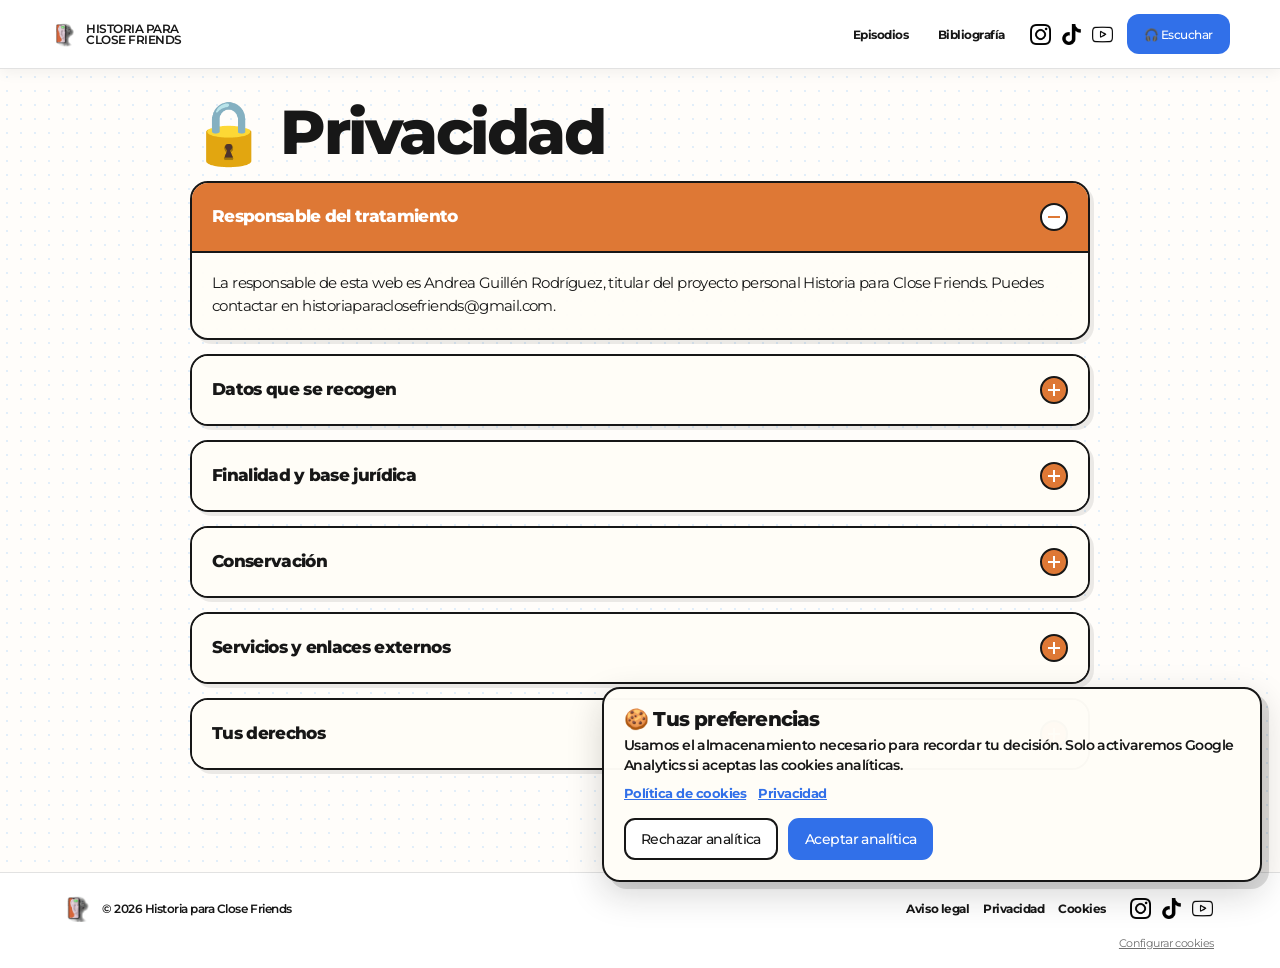
<file: privacidad/index.html>
<!doctype html>
<html lang="es">
  <head>
    <meta charset="UTF-8">
    <meta name="viewport" content="width=device-width, initial-scale=1.0">
    <meta name="description" content="Política de privacidad de Historia para Close Friends.">
    <title>Privacidad · Historia para Close Friends</title>
    <link rel="icon" type="image/png" sizes="32x32" href="../assets/images/favicon-32.png">
    <link rel="apple-touch-icon" href="../assets/images/apple-touch-icon.png">
    <link rel="stylesheet" href="../assets/css/shared.css?v=5">
    <link rel="stylesheet" href="../assets/css/subpages.css?v=3">
  </head>
  <body>
    <div class="hcf-page">
      <div class="header-band">
        <header class="site-header">
          <a class="wordmark" href="../" aria-label="Historia para Close Friends"><img class="wordmark-icon" src="../assets/images/hero-logo.png" alt=""><span class="wordmark-copy"><span>HISTORIA PARA</span><span>CLOSE FRIENDS</span></span></a>
          <nav class="desktop-nav" aria-label="Navegación principal"><a href="../episodios/">Episodios</a><a href="../bibliografia/">Bibliografía</a></nav>
          <div class="header-actions"><div class="social-links" aria-label="Redes sociales"><span class="social-link" aria-label="Instagram"><img src="../assets/images/red-instagram.png" alt=""></span><span class="social-link" aria-label="TikTok"><img src="../assets/images/red-tiktok.png" alt=""></span><span class="social-link" aria-label="YouTube"><img src="../assets/images/red-youtube.png" alt=""></span></div><a class="header-listen" href="https://open.spotify.com/show/4cjYSY9JofzA4vvLkDBrxP" target="_blank" rel="noopener noreferrer">🎧 Escuchar</a><button class="mobile-menu-toggle" type="button" aria-label="Abrir menú" aria-expanded="false" aria-controls="mobile-navigation" data-header-menu-toggle><span></span><span></span><span></span></button></div>
        </header>
        <nav class="mobile-nav" id="mobile-navigation" aria-label="Navegación principal" hidden data-header-mobile-menu><a href="../episodios/">Episodios</a><a href="../bibliografia/">Bibliografía</a></nav>
      </div>

      <main class="page-content legal-page privacy-page">
        <h1 class="page-title">🔒 Privacidad</h1>
        <section id="privacy-accordions" class="legal-accordions privacy-accordions" aria-label="Contenido de la política de privacidad"></section>
      </main>

      <footer class="site-footer"><div class="footer-content"><div class="footer-brand"><img class="footer-logo" src="../assets/images/favicon-512.png" alt=""><span class="footer-copy">© 2026 Historia para Close Friends</span></div><nav class="footer-nav" aria-label="Enlaces legales"><a href="../aviso-legal/">Aviso legal</a><a href="./">Privacidad</a><a href="../cookies/">Cookies</a></nav><div class="social-links" aria-label="Redes sociales"><span class="social-link" aria-label="Instagram"><img src="../assets/images/red-instagram.png" alt=""></span><span class="social-link" aria-label="TikTok"><img src="../assets/images/red-tiktok.png" alt=""></span><span class="social-link" aria-label="YouTube"><img src="../assets/images/red-youtube.png" alt=""></span></div></div><div class="footer-meta"><button class="footer-cookie-settings" type="button" data-open-cookie-settings>Configurar cookies</button></div></footer>
    </div>

    <script src="../assets/js/site-data.js?v=2"></script>
    <script src="../assets/js/analytics.js?v=1"></script>
    <script src="../assets/js/cookie-consent.js?v=1"></script>
    <script src="../assets/js/social-links.js?v=2"></script>
    <script src="../assets/js/header-menu.js?v=1"></script>
    <script src="../assets/js/privacy.js?v=1"></script>
  </body>
</html>
</file>
<file: assets/css/shared.css>
/* Estilos únicos de navegación compartidos por Home y subpáginas. */
  :root {
    --blue: #3170E9;
    --light-blue: #96C7FA;
    --pink: #F9DDF1;
    --green: #7FCC6E;
    --orange: #DE7835;
    --ink: #171717;
    --paper: #fffdfa;
    --tracking: -.04em;
    --header-height: 68px;
  }
  *, *::before, *::after { box-sizing: border-box; }
  body { margin: 0; padding-top: var(--header-height); scroll-padding-top: var(--header-height); color: var(--ink); font-family: "Montserrat", Arial, sans-serif; background-color: var(--paper); background-image: radial-gradient(rgba(150,199,250,.28) 1.35px, transparent 1.35px); background-size: 14px 14px; }
  /* Un único tracking para todos los textos de la web. */
  body, body * { letter-spacing: var(--tracking) !important; }
  a, a:visited { color: inherit; }
  .header-band { position: fixed; inset: 0 0 auto; z-index: 1000; min-height: var(--header-height); background: rgba(255,255,255,.96); border-bottom: 1px solid rgba(23,23,23,.12); box-shadow: 0 3px 14px rgba(23,23,23,.06); backdrop-filter: blur(10px); }
  .site-footer { border-top: 1px solid rgba(23,23,23,.12); background: #fff; }
  a, a:visited { color: inherit; }
  .site-header, .footer-content, .footer-meta { width: min(1180px, calc(100% - 48px)); margin: 0 auto; }
  .site-header { min-height: 68px; display: grid; grid-template-columns: 1fr auto auto; align-items: center; gap: 24px; }
  .wordmark { display: inline-flex; align-items: center; gap: 4px; width: max-content; color: var(--ink); text-decoration: none; font-size: 12px; font-weight: 600; line-height: .94; letter-spacing: -.015em; }
  .wordmark-icon { display: block; width: 32px; height: 38px; object-fit: contain; flex: 0 0 auto; }
  .wordmark-copy span { display: block; }
  .desktop-nav { display: flex; align-items: center; gap: 29px; }
  .desktop-nav a { color: var(--ink); text-decoration: none; font-size: 12px; font-weight: 700; letter-spacing: -.01em; }
  .desktop-nav a:hover { color: var(--orange) !important; }
  .footer-nav a:hover, .footer-legal a:hover { color: var(--blue) !important; }
  .header-actions { justify-self: end; display: flex; align-items: center; gap: 12px; }
  .social-links { display: flex; align-items: center; gap: 7px; }
  .social-link { display: inline-flex; align-items: center; justify-content: center; width: 24px; height: 24px; color: var(--ink); text-decoration: none; cursor: pointer; }
  .social-link img { display: block; width: 21px; height: 21px; object-fit: contain; }
  .social-link-label { font-size: 10px; font-weight: 700; }
  .header-listen { justify-self: end; display: inline-flex; align-items: center; min-height: 40px; padding: 0 17px; border: none; border-radius: 12px; background: var(--blue); color: #fff !important; font-size: 12px; font-weight: 500; letter-spacing: -.01em; text-decoration: none; }
  .mobile-menu-toggle { display: none; width: 40px; height: 40px; padding: 0; border: 0; border-radius: 10px; background: var(--orange); cursor: pointer; }
  .mobile-menu-toggle span { display: block; width: 19px; height: 2px; margin: 4px auto; border-radius: 99px; background: #fff; }
  .mobile-nav { display: none; }
  .footer-content { padding: 20px 16px 12px; display: grid; grid-template-columns: auto 1fr auto; align-items: center; gap: 22px; }
  .footer-brand { display: inline-flex; align-items: center; gap: 9px; min-width: 0; }
  .footer-logo { display: block; width: 27px; height: 31px; object-fit: contain; flex: 0 0 auto; }
  .footer-copy { color: var(--ink); font-size: 12px; font-weight: 600; letter-spacing: -.02em; white-space: nowrap; }
  .footer-nav, .footer-legal { display: flex; flex-wrap: wrap; align-items: center; gap: 14px; }
  .footer-nav { justify-content: flex-end; }
  .footer-nav a, .footer-legal a { color: var(--ink); text-decoration: none; font-size: 12px; }
  .footer-nav a { font-weight: 700; }
  .footer-legal a { color: rgba(23,23,23,.62); font-size: 11px; }
  .footer-nav a:hover, .footer-legal a:hover { color: var(--blue); text-decoration: underline; }
  .footer-meta { padding: 0 16px 18px; display: flex; justify-content: flex-end; gap: 16px; }
  .footer-cookie-settings { padding: 0; border: 0; background: transparent; color: rgba(23,23,23,.62); cursor: pointer; font: inherit; font-size: 11px; text-decoration: underline; }
  .footer-cookie-settings:hover { color: var(--blue); }

  /* Aviso de privacidad: el código de Analytics no se carga hasta aceptar. */
  .cookie-banner { position: fixed; z-index: 1100; right: 18px; bottom: 18px; left: 18px; width: min(660px, calc(100% - 36px)); margin-left: auto; padding: 20px; border: 2px solid var(--ink); border-radius: 18px; background: rgba(255, 253, 247, .98); box-shadow: 7px 7px 0 rgba(23,23,23,.14), 0 12px 35px rgba(23,23,23,.18); }
  .cookie-banner[hidden] { display: none; }
  .cookie-banner-title { margin: 0 0 7px; font-size: 20px; font-weight: 800; line-height: 1; }
  .cookie-banner-copy { margin: 0; font-size: 14px; font-weight: 600; line-height: 1.38; }
  .cookie-banner-links { display: flex; flex-wrap: wrap; gap: 12px; margin-top: 10px; }
  .cookie-banner-links a { color: var(--blue); font-size: 13px; font-weight: 700; }
  .cookie-banner-actions { display: flex; flex-wrap: wrap; gap: 10px; margin-top: 17px; }
  .cookie-button { min-height: 42px; padding: 9px 15px; border: 2px solid var(--ink); border-radius: 11px; cursor: pointer; font: inherit; font-size: 14px; font-weight: 500; }
  .cookie-button-accept { background: var(--blue); border-color: var(--blue); color: #fff; }
  .cookie-button-reject { background: #fff; color: var(--ink); }
  .cookie-button:hover { transform: translateY(-2px); }
  .cookie-button:focus-visible, .footer-cookie-settings:focus-visible { outline: 3px solid var(--orange); outline-offset: 3px; }
  @media (max-width: 780px) {
    .site-header { grid-template-columns: 1fr auto; width: min(100% - 28px, 1180px); }
    .desktop-nav { display: none; }
    .header-actions .social-links { display: none; }
    .header-actions { gap: 9px; }
    .mobile-menu-toggle { display: block; }
    .mobile-menu-toggle:focus-visible { outline: 3px solid var(--ink); outline-offset: 3px; }
    .mobile-nav { position: absolute; top: calc(100% + 8px); right: 14px; z-index: 1; width: min(220px, calc(100vw - 28px)); padding: 8px; border: 2px solid var(--ink); border-radius: 14px; background: #fffdfa; box-shadow: 5px 5px 0 rgba(23,23,23,.12); }
    .mobile-nav:not([hidden]) { display: grid; gap: 3px; }
    .mobile-nav a { padding: 12px 13px; border-radius: 9px; color: var(--ink); font-size: 15px; font-weight: 700; text-decoration: none; }
    .mobile-nav a:hover, .mobile-nav a:focus-visible { background: #FBE3D1; color: var(--orange); outline: none; }
    .footer-content, .footer-meta { width: calc(100% - 28px); }
    .footer-content { grid-template-columns: 1fr; gap: 14px; }
    .footer-nav { justify-content: flex-start; }
    .footer-meta { justify-content: flex-start; }
    .cookie-banner { right: 14px; bottom: 14px; left: 14px; width: auto; padding: 17px; }
  }
  @media (max-width: 480px) {
    .wordmark-icon { width: 28px; height: 34px; }
    .wordmark { font-size: 11px; }
    .header-listen { padding: 0 11px; }
  }
</file>
<file: assets/css/home.css>
@import url('https://fonts.googleapis.com/css2?family=Montserrat:wght@500;600;700;800&display=swap');

      :root {
        --blue: #3170E9;
        --light-blue: #96C7FA;
        --pink: #F9DDF1;
        --green: #7FCC6E;
        --orange: #DE7835;
        --ink: #171717;
        --paper: #fffdfa;
      }

      * {
        box-sizing: border-box;
      }

      html,
      body {
        margin: 0;
        background: transparent;
      }

      body {
        color: var(--ink);
        font-family: "Montserrat", Arial, sans-serif;
      }

      .hcf-home {
        overflow: hidden;
        background-color: var(--paper);
        background-image: url("data:image/svg+xml,%3Csvg xmlns='http://www.w3.org/2000/svg' width='12' height='12' viewBox='0 0 12 12'%3E%3Ccircle cx='2' cy='2' r='1.25' fill='%2396C7FA' fill-opacity='.18'/%3E%3C/svg%3E");
        background-repeat: repeat;
        background-position: 0 0;
      }

      /* Microinteracciones: suaves y respetuosas con la identidad visual. */
      .hcf-home .reveal-on-scroll {
        opacity: 0;
        transform: translateY(18px);
        transition: opacity .55s ease, transform .55s ease;
      }

      .hcf-home .reveal-on-scroll.is-visible {
        opacity: 1;
        transform: translateY(0);
      }

      .hcf-home .button,
      .hcf-home .header-listen,
      .hcf-home .random-button,
      .hcf-home .timeline-card a,
      .hcf-home .platform-button,
      .hcf-home .bibliography-note a {
        transition: transform .2s ease, background-color .2s ease, color .2s ease;
      }

      .hcf-home .button:hover,
      .hcf-home .header-listen:hover,
      .hcf-home .random-button:hover,
      .hcf-home .timeline-card a:hover,
      .hcf-home .platform-button:hover,
      .hcf-home .bibliography-note a:hover {
        transform: translateY(-3px);
      }

      .hcf-home .category-card {
        transition: transform .25s ease, box-shadow .25s ease;
      }

      .hcf-home .category-card:hover {
        transform: translateY(-5px);
        box-shadow: 0 8px 0 rgba(23, 23, 23, .08);
      }

      .hcf-home .timeline-dot:hover {
        box-shadow: 0 0 0 5px rgba(249, 221, 241, .8);
      }

      @media (prefers-reduced-motion: reduce) {
        .hcf-home .reveal-on-scroll,
        .hcf-home .reveal-on-scroll.is-visible {
          opacity: 1;
          transform: none;
          transition: none;
        }

        .hcf-home .button,
        .hcf-home .header-listen,
        .hcf-home .random-button,
        .hcf-home .timeline-card a,
        .hcf-home .platform-button,
        .hcf-home .bibliography-note a,
        .hcf-home .category-card {
          transition: none;
        }
      }

      /* Modo experimental: se activa con ?motion=bold */
      @media (prefers-reduced-motion: no-preference) {
        .hcf-home.motion-bold .reveal-on-scroll {
          transform: translateY(54px) rotate(1.2deg) scale(.97);
          transition-duration: .8s;
        }

        .hcf-home.motion-bold .reveal-on-scroll.is-visible {
          transform: translateY(0) rotate(0) scale(1);
        }

        .hcf-home.motion-bold .category-card:hover {
          transform: translateY(-12px) rotate(-1.2deg) scale(1.025);
          box-shadow: 0 14px 0 rgba(23, 23, 23, .10);
        }

        .hcf-home.motion-bold .button:hover,
        .hcf-home.motion-bold .header-listen:hover,
        .hcf-home.motion-bold .random-button:hover,
        .hcf-home.motion-bold .timeline-card a:hover,
        .hcf-home.motion-bold .platform-button:hover {
          transform: translateY(-6px) rotate(-1.5deg) scale(1.06);
        }

        .hcf-home.motion-bold .timeline-dot:hover {
          transform: scale(1.45) rotate(12deg);
          box-shadow: 0 0 0 8px rgba(249, 221, 241, .9), 0 0 22px rgba(127, 204, 110, .65);
        }

        .hcf-home.motion-bold .timeline-card {
          animation: timeline-card-float 3.2s ease-in-out infinite;
        }

        .hcf-home.motion-bold .random-button {
          animation: random-button-wiggle 4s ease-in-out infinite;
        }

        @keyframes timeline-card-float {
          0%, 100% { transform: translateY(0) rotate(0); }
          50% { transform: translateY(-5px) rotate(.5deg); }
        }

        @keyframes random-button-wiggle {
          0%, 82%, 100% { transform: rotate(0); }
          86% { transform: rotate(-3deg) scale(1.04); }
          90% { transform: rotate(3deg) scale(1.04); }
          94% { transform: rotate(-1deg) scale(1.02); }
        }
      }

      /* El patrón vive en un único fondo para que no se reinicie entre secciones. */
      .hero-band,
      .latest-band,
      .categories-band,
      .random-band,
      .timeline-band,
      .bibliography-band,
      .listen-band {
        background: transparent;
      }

      .hero-band {
        background-color: var(--paper);
        background-image: url("data:image/svg+xml,%3Csvg xmlns='http://www.w3.org/2000/svg' width='12' height='12' viewBox='0 0 12 12'%3E%3Ccircle cx='2' cy='2' r='1.25' fill='%2396C7FA' fill-opacity='.22'/%3E%3C/svg%3E");
      }

      .hero {
        width: min(1180px, calc(100% - 48px));
        margin: 0 auto;
      }

      .hero {
        display: grid;
        grid-template-columns: minmax(0, 1.04fr) minmax(300px, .96fr);
        align-items: start;
        gap: 32px;
        min-height: 540px;
        padding: 34px 16px 58px;
      }

      .hero-copy {
        position: relative;
        z-index: 1;
      }

      .hero-title {
        max-width: 670px;
        margin: 0;
        color: var(--ink);
        font-size: clamp(64px, 7.1vw, 112px);
        font-weight: 800;
        line-height: .93;
        letter-spacing: -.07em;
      }

      .hero-title span {
        display: block;
      }

      .hero-title span + span {
        margin-top: 11px;
      }

      .hero-speech {
        position: relative;
        z-index: 2;
        display: inline-block;
        margin: 2px 0 25px 9px;
        padding: 7px 21px 11px;
        border-radius: 17px;
        background: var(--orange);
        color: var(--pink);
        font-size: clamp(29px, 3.4vw, 46px);
        font-weight: 800;
        line-height: 1;
        letter-spacing: -.035em;
        transform: rotate(-4deg);
      }

      .hero-speech::after {
        content: "";
        position: absolute;
        top: -14px;
        left: 20px;
        width: 0;
        height: 0;
        border-right: 14px solid transparent;
        border-bottom: 20px solid var(--orange);
        transform: rotate(10deg);
      }

      .hero-description {
        max-width: 520px;
        margin: 0 0 21px;
        font-size: clamp(16px, 1.4vw, 19px);
        font-weight: 500;
        line-height: 1.31;
        letter-spacing: -.012em;
      }

      .hero-actions {
        display: flex;
        flex-wrap: wrap;
        gap: 10px;
      }

      .button {
        display: inline-flex;
        align-items: center;
        justify-content: center;
        min-height: 44px;
        padding: 0 17px;
        border-radius: 13px;
        font-size: 13px;
        font-weight: 700;
        letter-spacing: -.01em;
        text-decoration: none;
      }

      .button-primary {
        border: 1.5px solid var(--blue);
        background: var(--blue);
        color: #fff !important;
      }

      .button-secondary {
        border: 1.5px solid var(--ink);
        background: var(--paper);
        color: var(--ink);
      }

      .button-secondary:hover,
      .button-secondary:focus-visible {
        background: var(--pink);
        color: var(--ink);
      }

      .hero-art {
        display: flex;
        justify-content: center;
        align-items: flex-start;
        min-height: 500px;
        margin-bottom: -300px;
      }

      .hero-art img {
        display: block;
        width: min(120%, 620px);
        max-width: none;
        height: auto;
        transform: translateY(-155px);
      }

      /* En tablet mantenemos la imagen en dos columnas, alineada con el titular,
         y compactamos el cierre del hero antes del último episodio. */
      @media (min-width: 761px) and (max-width: 1100px) {
        .hero {
          width: min(100% - 64px, 1000px);
          margin-bottom: -120px;
          grid-template-columns: minmax(0, 1fr) minmax(250px, .74fr);
          align-items: start;
          gap: 8px;
          min-height: 390px;
          padding: 24px 0 0;
        }

        .hero-art {
          min-height: 320px;
          margin-bottom: 0;
          padding-top: 0;
        }

        .hero-art img {
          width: min(132%, 540px);
          transform: translateY(-112px);
        }
      }

      .latest-band {
        background-color: var(--paper);
        background-image: url("data:image/svg+xml,%3Csvg xmlns='http://www.w3.org/2000/svg' width='12' height='12' viewBox='0 0 12 12'%3E%3Ccircle cx='2' cy='2' r='1.25' fill='%2396C7FA' fill-opacity='.22'/%3E%3C/svg%3E");
      }

      .latest {
        width: min(1180px, calc(100% - 48px));
        margin: 0 auto;
        padding: 4px 16px 58px;
        display: grid;
        grid-template-columns: minmax(0, 1.12fr) minmax(280px, .88fr);
        gap: 16px;
      }

      .latest-heading {
        grid-column: 1 / -1;
        margin: 0 0 2px;
        font-size: clamp(30px, 3.2vw, 44px);
        font-weight: 800;
        line-height: .98;
        letter-spacing: -.055em;
      }

      /* El emoji ocupa su propia columna: si el texto salta de línea,
         continúa bajo la frase y no bajo el emoji. */
      .emoji-heading {
        display: flex;
        align-items: flex-start;
        gap: .14em;
      }

      .emoji-heading .heading-emoji {
        flex: 0 0 auto;
        line-height: inherit;
      }

      .emoji-heading .heading-copy {
        min-width: 0;
      }

      .episode-card,
      .episodes-more {
        min-height: 220px;
        border-radius: 22px;
        padding: 30px 28px 26px;
      }

      .episode-card {
        display: flex;
        flex-direction: column;
        align-items: flex-start;
        background: var(--blue);
        color: white;
      }

      .episode-card h3 {
        margin: 0 0 10px;
        font-size: clamp(36px, 4.2vw, 58px);
        font-weight: 700;
        line-height: .98;
        letter-spacing: -.055em;
      }

      .episode-card p {
        margin: 0 0 24px;
        font-size: clamp(17px, 1.7vw, 22px);
        line-height: 1.2;
        letter-spacing: -.02em;
      }

      .episode-card .button {
        margin-top: auto;
        border-color: var(--ink);
        background: var(--paper);
        color: var(--ink);
      }

      .episodes-more {
        border: 2px solid var(--ink);
        background: #FFFDF7;
        box-shadow: 4px 4px 0 rgba(23, 23, 23, .10);
      }

      .episodes-more h3 {
        max-width: 340px;
        margin: 0 0 14px;
        font-size: clamp(27px, 3vw, 39px);
        font-weight: 800;
        line-height: .94;
        letter-spacing: -.06em;
      }

      .episodes-more p {
        max-width: 330px;
        margin: 0 0 22px;
        font-size: 14px;
        line-height: 1.25;
        letter-spacing: -.01em;
      }

      .episodes-more a {
        color: var(--blue);
        font-size: 14px;
        font-weight: 700;
        letter-spacing: -.02em;
        text-decoration: none;
      }

      .episodes-more a:hover,
      .bibliography-note a:hover {
        color: var(--orange) !important;
      }

      .categories-band {
        background-color: var(--paper);
        background-image: url("data:image/svg+xml,%3Csvg xmlns='http://www.w3.org/2000/svg' width='12' height='12' viewBox='0 0 12 12'%3E%3Ccircle cx='2' cy='2' r='1.25' fill='%2396C7FA' fill-opacity='.22'/%3E%3C/svg%3E");
      }

      .categories {
        width: min(1180px, calc(100% - 48px));
        margin: 0 auto;
        padding: 4px 16px 18px;
      }

      .categories-intro {
        display: block;
        margin-bottom: 26px;
      }

      .categories-heading {
        gap: 14px;
        max-width: 100%;
        margin: 0;
        font-size: clamp(30px, 3.2vw, 44px);
        font-weight: 800;
        line-height: .92;
        letter-spacing: -.065em;
      }

      .categories-emoji {
        flex: 0 0 auto;
        line-height: .92;
      }

      .categories-title-text {
        min-width: 0;
      }

      .category-grid {
        display: grid;
        grid-template-columns: repeat(4, minmax(0, 1fr));
        gap: 12px;
      }

      .category-card {
        position: relative;
        min-height: 300px;
        overflow: hidden;
        border: 1px solid rgba(23, 23, 23, .12);
        border-radius: 20px;
        background: var(--category-background, color-mix(in srgb, var(--category-color) 42%, white));
        color: var(--ink);
        text-decoration: none;
      }

      .category-art {
        position: absolute;
        top: 8px;
        right: 8px;
        left: 8px;
        width: auto;
        height: 218px;
        display: flex;
        align-items: center;
        justify-content: center;
      }

      .category-art::after {
        content: none;
      }

      .category-art img {
        position: relative;
        z-index: 1;
        display: block;
        width: 100%;
        height: 100%;
        object-fit: contain;
        transform: scale(1.04);
      }

      .category-name {
        position: absolute;
        right: 18px;
        top: 220px;
        left: 18px;
        margin: 0;
        font-size: clamp(20px, 2vw, 28px);
        font-weight: 800;
        line-height: .94;
        letter-spacing: -.055em;
      }

      .timeline-band,
      .bibliography-band {
        background-color: var(--paper);
        background-image: url("data:image/svg+xml,%3Csvg xmlns='http://www.w3.org/2000/svg' width='12' height='12' viewBox='0 0 12 12'%3E%3Ccircle cx='2' cy='2' r='1.25' fill='%2396C7FA' fill-opacity='.22'/%3E%3C/svg%3E");
      }

      .timeline-preview {
        width: min(1180px, calc(100% - 48px));
        min-height: 310px;
        margin: 0 auto;
        padding: 18px 7% 34px;
        border-radius: 0;
        background: transparent;
        position: relative;
      }

      .timeline-rail {
        position: relative;
        height: 142px;
      }

      .timeline-rail::before,
      .timeline-rail::after {
        content: "";
        position: absolute;
        left: 0;
        top: 42px;
        height: 7px;
      }

      .timeline-rail::before {
        right: 0;
        background: var(--pink);
        z-index: 0;
      }
      .timeline-rail::after {
        width: var(--progress, 0px);
        background: var(--orange);
        transition: width .35s ease;
        pointer-events: none;
        z-index: 0;
      }

      .timeline-dot {
        position: absolute;
        top: 34px;
        width: 22px;
        height: 22px;
        border: 0;
        border-radius: 50%;
        background: var(--pink);
        cursor: pointer;
        z-index: 1;
        transition: background .2s ease, transform .2s ease;
      }

      .timeline-dot:hover { transform: scale(1.16); }
      .timeline-dot.is-active { background: var(--orange); }

      .timeline-zero {
        position: absolute;
        top: 18px;
        width: 3px;
        height: 48px;
        border-radius: 3px;
        background: var(--ink);
        z-index: 2;
      }

      .timeline-zero-label {
        position: absolute;
        top: 72px;
        transform: translateX(-50%);
        color: var(--ink);
        font-size: 13px;
        font-weight: 800;
      }

      .timeline-date {
        position: absolute;
        top: 72px;
        transform: translateX(-50%);
        color: var(--ink);
        font-size: 13px;
        font-weight: 800;
        white-space: nowrap;
        transition: top .2s ease;
      }

      .timeline-card {
        position: relative;
        width: min(920px, 100%);
        min-height: 112px;
        margin: 26px auto 0;
        padding: 22px 28px 22px 18px;
        display: grid;
        grid-template-columns: 8px minmax(0, 1fr) auto;
        align-items: center;
        gap: 16px;
        color: var(--ink);
        background: var(--timeline-pale, var(--pink));
        border: 1px solid rgba(23, 23, 23, .13);
        border-radius: 22px;
        box-shadow: none;
        transition: background-color .25s ease, border-color .25s ease;
      }

      .timeline-card::before {
        content: "";
        width: 8px;
        height: 64px;
        border-radius: 999px;
        background: var(--timeline-color, var(--orange));
      }

      .timeline-card h3 { margin: 0 0 6px; font-size: clamp(24px, 3vw, 38px); line-height: .95; letter-spacing: -.06em; }
      .timeline-card p { margin: 0; font-size: 16px; }
      .timeline-card a { display: inline-flex; align-items: center; justify-content: center; min-height: 44px; padding: 0 20px; border-radius: 999px; background: var(--timeline-color, var(--orange)); color: #fff !important; font-weight: 500; text-decoration: none; white-space: nowrap; }

      .timeline-section-title {
        width: min(1180px, calc(100% - 48px));
        margin: 0 auto 10px;
        padding: 0 16px;
        font-size: clamp(30px, 3.2vw, 44px);
        font-weight: 800;
        line-height: .95;
        letter-spacing: -.06em;
        text-align: left;
      }

      .timeline-section-subtitle {
        width: min(1180px, calc(100% - 48px));
        margin: 0 auto 18px;
        padding: 0 16px;
        font-size: 16px;
        line-height: 1.25;
        text-align: left;
      }

      .bibliography {
        width: min(1180px, calc(100% - 48px));
        margin: 0 auto;
        padding: 68px 16px 22px;
        display: grid;
        grid-template-columns: minmax(210px, .8fr) 1fr 1fr;
        gap: 16px;
        align-items: start;
      }

      .bibliography-heading h2 {
        margin: 0;
        font-size: clamp(30px, 3.2vw, 44px);
        line-height: .9;
        letter-spacing: -.07em;
      }

      .bibliography-note .emoji-heading,
      .listen-section .emoji-heading {
        justify-content: center;
        text-align: left;
      }

      .bibliography-card {
        min-height: 170px;
        padding: 22px 18px;
        border: 1px solid rgba(23, 23, 23, .12);
        border-radius: 18px;
        color: var(--ink);
        text-decoration: none;
      }

      .bibliography-card--pink { background: var(--pink); }
      .bibliography-card--orange { background: var(--orange); }

      .bibliography-card h3 {
        margin: 0 0 10px;
        font-size: 20px;
        letter-spacing: -.04em;
      }

      .bibliography-card p {
        max-width: 230px;
        margin: 0;
        font-size: 14px;
        line-height: 1.25;
      }

      .bibliography-card span {
        display: inline-block;
        margin-top: 18px;
        color: inherit;
        font-size: 14px;
        font-weight: 700;
      }

      .bibliography-note {
        position: relative;
        width: min(760px, 100%);
        margin-bottom: 8px;
        grid-column: 1 / -1;
        justify-self: center;
        padding: 34px 42px 30px;
        text-align: center;
        background-color: #fffef8;
        background-image: repeating-linear-gradient(to bottom, transparent 0 37px, rgba(150, 199, 250, .34) 38px 39px);
        background-size: 100% 39px;
        background-position: 0 14px;
        border: 1px solid rgba(23, 23, 23, .10);
        border-radius: 12px;
        transform: rotate(-.6deg);
        box-shadow: 0 2px 8px rgba(23, 23, 23, .10);
      }

      .bibliography-note::before {
        content: "";
        position: absolute;
        top: -11px;
        left: 50%;
        width: 128px;
        height: 25px;
        background: var(--pink);
        opacity: .9;
        transform: translateX(-50%) rotate(-2deg);
      }

      .bibliography-note h2 {
        position: relative;
        margin: 0 0 12px;
        font-size: clamp(22px, 2.8vw, 32px);
        line-height: .95;
        letter-spacing: -.06em;
      }

      .bibliography-note p {
        position: relative;
        max-width: 560px;
        margin: 0 auto 16px;
        font-size: clamp(15px, 1.8vw, 19px);
        line-height: 1.18;
      }

      .bibliography-note a {
        position: relative;
        color: var(--blue);
        font-size: 17px;
        font-weight: 800;
        text-decoration: none;
      }

      .listen-band {
        background-color: var(--paper);
        background-image: url("data:image/svg+xml,%3Csvg xmlns='http://www.w3.org/2000/svg' width='12' height='12' viewBox='0 0 12 12'%3E%3Ccircle cx='2' cy='2' r='1.25' fill='%2396C7FA' fill-opacity='.22'/%3E%3C/svg%3E");
      }

      .listen-section {
        width: min(1180px, calc(100% - 48px));
        margin: 0 auto;
        padding: 32px 16px 58px;
        text-align: center;
      }

      .listen-section h2 { margin: 0; font-size: clamp(30px, 3.2vw, 44px); font-weight: 800; line-height: .95; letter-spacing: -.06em; }
      .listen-section p { margin: 12px 0 20px; font-size: 15px; line-height: 1.25; }
      .platform-list { display: flex; flex-wrap: wrap; justify-content: center; gap: 8px; }
      .platform-button { display: inline-flex; align-items: center; justify-content: center; min-height: 42px; padding: 0 18px; border: 1.5px solid var(--ink); border-radius: 12px; background: var(--paper); color: var(--ink); font-size: 14px; font-weight: 700; text-decoration: none; transition: transform .2s ease, background .2s ease; }
      .platform-button:first-child { border-color: var(--blue); background: var(--blue); color: white; }
      .platform-button:hover { transform: translateY(-3px); background: var(--pink); color: var(--ink); }

      .footer-content {
        width: min(1180px, calc(100% - 48px));
        margin: 0 auto;
        padding: 24px 16px 18px;
        display: grid;
        grid-template-columns: auto 1fr auto;
        align-items: center;
        gap: 18px;
      }

      .footer-meta {
        width: min(1180px, calc(100% - 48px));
        margin: 0 auto;
        padding: 0 16px 22px;
        display: flex;
        justify-content: space-between;
        gap: 16px;
      }

      .footer-inner .social-link { width: 28px; height: 28px; }
      .footer-inner .social-link img { width: 24px; height: 24px; }

      .random-band {
        background-color: var(--paper);
        background-image: url("data:image/svg+xml,%3Csvg xmlns='http://www.w3.org/2000/svg' width='12' height='12' viewBox='0 0 12 12'%3E%3Ccircle cx='2' cy='2' r='1.25' fill='%2396C7FA' fill-opacity='.22'/%3E%3C/svg%3E");
      }

      /* Sobrescribe los fondos individuales: el patrón debe ser continuo. */
      .hero-band,
      .latest-band,
      .categories-band,
      .random-band,
      .timeline-band,
      .bibliography-band,
      .listen-band {
        background-color: transparent;
        background-image: none;
      }

      .random-callout {
        width: min(1180px, calc(100% - 48px));
        margin: 0 auto;
        padding: 24px 28px 54px;
        display: flex;
        flex-direction: column;
        align-items: center;
        justify-content: center;
        gap: 0;
        text-align: center;
      }

      .random-copy {
        max-width: 900px;
      }

      .random-title {
        margin: 0 0 8px;
        font-size: clamp(24px, 2.6vw, 36px);
        font-weight: 600;
        line-height: 1.05;
        letter-spacing: -.035em;
      }

      .random-button {
        flex: 0 0 auto;
        display: inline-flex;
        align-items: center;
        justify-content: center;
        margin-top: 36px;
        min-height: 60px;
        padding: 0 28px;
        border: 1.5px solid var(--blue);
        border-radius: 15px;
        background: var(--blue);
        color: #fff !important;
        font-size: 16px;
        font-weight: 700;
        letter-spacing: -.02em;
        text-decoration: none;
      }

      @media (max-width: 760px) {
        .hero {
          width: min(100% - 32px, 600px);
        }

        .hero {
          grid-template-columns: 1fr;
          gap: 16px;
          min-height: 0;
          padding: 32px 0 38px;
        }

        .hero-title {
          font-size: clamp(63px, 17vw, 96px);
          line-height: .94;
        }

        .hero-title span + span {
          margin-top: 8px;
        }

        .hero-speech {
          margin-top: 2px;
          margin-left: 6px;
          font-size: clamp(28px, 8vw, 42px);
        }

        .hero-description {
          max-width: 420px;
          font-size: 16px;
        }

        .hero-art {
          display: none;
        }

        .latest {
          width: min(100% - 32px, 600px);
          grid-template-columns: 1fr;
          padding: 0 0 38px;
        }

        .latest-heading {
          grid-column: auto;
        }

        .episode-card,
        .episodes-more {
          min-height: 0;
          padding: 26px 22px 24px;
        }

        .categories {
          width: min(100% - 32px, 600px);
          padding: 0 0 14px;
        }

        .categories-intro {
          display: block;
          margin-bottom: 20px;
        }

        .category-grid {
          grid-template-columns: repeat(2, minmax(0, 1fr));
        }

        .category-card {
          min-height: 245px;
        }

        .category-art {
          top: 8px;
          right: 8px;
          left: 8px;
          height: 170px;
        }

        .category-name {
          top: 175px;
        }

        .random-callout {
          width: min(100% - 32px, 600px);
          display: block;
          padding: 25px 22px 34px;
        }

        .random-button {
          display: flex;
          width: fit-content;
          margin: 22px auto 0;
        }

        .timeline-preview {
          width: min(100% - 32px, 600px);
          min-height: 0;
          padding: 18px 4px 24px;
        }

        /* En móvil la línea se convierte en una cronología vertical táctil. */
        .timeline-rail {
          display: grid;
          grid-template-columns: 44px max-content;
          grid-auto-rows: minmax(32px, auto);
          align-items: center;
          justify-content: center;
          gap: 10px 14px;
          width: max-content;
          max-width: 100%;
          height: auto;
          margin: 0 auto !important;
          padding: 4px 0;
        }

        .timeline-rail::before {
          top: 10px;
          bottom: 10px;
          left: 20px;
          right: auto;
          width: 4px;
          height: auto;
        }

        .timeline-rail::after {
          display: none;
        }

        /* El 0 es una marca horizontal entre a. C. y d. C. */
        .timeline-zero {
          position: relative;
          top: auto;
          left: auto !important;
          grid-column: 1;
          justify-self: center;
          width: 44px;
          height: 4px;
          background: var(--ink);
        }

        .timeline-zero-label {
          position: relative;
          top: auto;
          left: auto;
          grid-column: 2;
          transform: none;
          align-self: center;
          justify-self: start;
          font-size: 15px;
        }

        .timeline-dot {
          position: relative;
          top: auto;
          left: auto !important;
          grid-column: 1;
          justify-self: center;
          width: 30px;
          height: 30px;
        }

        .timeline-date {
          position: relative;
          top: auto;
          left: auto !important;
          grid-column: 2;
          transform: none;
          align-self: center;
          font-size: 15px;
          white-space: normal;
        }

        .timeline-card {
          grid-template-columns: 8px minmax(0, 1fr);
          padding: 20px 18px;
        }

        .timeline-card a {
          grid-column: 2;
          justify-self: start;
        }

        .timeline-section-title {
          width: min(100% - 32px, 600px);
          padding: 0;
          margin-bottom: 14px;
        }

        .timeline-section-subtitle {
          width: min(100% - 32px, 600px);
          padding: 0;
        }

        .bibliography {
          width: min(100% - 32px, 600px);
          grid-template-columns: 1fr 1fr;
          padding: 46px 0 16px;
        }

        .bibliography-heading {
          grid-column: 1 / -1;
        }

        .resource-card {
          min-height: 160px;
        }

        .footer-content,
        .footer-meta {
          width: min(100% - 32px, 600px);
          padding-right: 0;
          padding-left: 0;
        }

        .footer-content { grid-template-columns: 1fr; }
        .footer-meta { flex-direction: column; }

        .random-button {
          min-height: 54px;
          padding: 0 23px;
          font-size: 15px;
        }
      }

      @media (max-width: 460px) {
        .bibliography { grid-template-columns: 1fr; }
      }

      .hcf-home [hidden] { display: none !important; }
      .home-video-modal { position: fixed; z-index: 100; inset: 0; display: grid; place-items: center; padding: 22px; background: rgba(23,23,23,.62); opacity: 0; pointer-events: none; transition: opacity .2s ease; }
      .home-video-modal.is-open { opacity: 1; pointer-events: auto; }
      .home-video-dialog { position: relative; width: min(900px,100%); overflow: hidden; border-radius: 20px; background: var(--modal-pale,var(--light-blue)); box-shadow: 0 18px 50px rgba(23,23,23,.3); }
      .home-video-dialog h2 { margin: 0; padding: 16px 62px 12px 18px; font-size: 20px; background: var(--modal-pale,var(--light-blue)); }
      .home-video-close { position: absolute; z-index: 2; top: 10px; right: 12px; width: 38px; height: 38px; border: 0; border-radius: 50%; background: var(--modal-color,var(--blue)); color: #fff; cursor: pointer; font-size: 26px; line-height: 1; }
      .home-video-frame { display: block; width: 100%; aspect-ratio: 16 / 9; border: 0; background: #171717; }
      @media (max-width: 480px) { .home-video-modal { padding: 10px; } .home-video-dialog { border-radius: 15px; } }
</file>
<file: assets/css/subpages.css>
@import url('https://fonts.googleapis.com/css2?family=Montserrat:wght@500;600;700;800&display=swap');

.hcf-page {
  min-height: 100vh;
  display: flex;
  flex-direction: column;
}

[hidden] { display: none !important; }

.page-content {
  width: min(1120px, calc(100% - 48px));
  margin: 0 auto;
  flex: 1;
  padding: 36px 0 58px;
}

.page-title {
  margin: 0 0 20px;
  font-size: clamp(38px, 5vw, 62px);
  font-weight: 800;
  line-height: .92;
}

/* Aviso legal */
.legal-page { width: min(900px, calc(100% - 48px)); }
.page-eyebrow { margin: 0 0 8px; color: var(--orange); font-size: 13px; font-weight: 800; text-transform: uppercase; }
.page-intro { max-width: 55ch; margin: -6px 0 28px; font-size: 16px; font-weight: 600; line-height: 1.35; }
.legal-accordions { display: grid; gap: 14px; padding-bottom: 34px; }
.legal-item { border: 2px solid var(--ink); border-radius: 18px; background: rgba(255, 253, 247, .96); overflow: hidden; box-shadow: 4px 4px 0 rgba(0, 0, 0, .08); }
.legal-item summary { min-height: 68px; display: flex; align-items: center; justify-content: space-between; gap: 20px; padding: 17px 20px; cursor: pointer; list-style: none; font-size: 17px; font-weight: 800; line-height: 1.15; }
.legal-item summary::-webkit-details-marker { display: none; }
.legal-toggle { flex: 0 0 auto; width: 28px; height: 28px; border: 2px solid var(--ink); border-radius: 50%; position: relative; background: var(--blue); }
.legal-toggle::before, .legal-toggle::after { content: ""; position: absolute; top: 50%; left: 50%; width: 12px; height: 2px; background: #fff; transform: translate(-50%, -50%); }
.legal-toggle::after { transform: translate(-50%, -50%) rotate(90deg); }
.legal-item[open] summary { background: var(--blue); color: #fff; }
.legal-item[open] .legal-toggle { background: #fff; }
.legal-item[open] .legal-toggle::before, .legal-item[open] .legal-toggle::after { background: var(--ink); }
.legal-item[open] .legal-toggle::after { transform: translate(-50%, -50%) rotate(0deg); }
.legal-copy { padding: 4px 20px 20px; border-top: 2px solid var(--ink); font-size: 15px; line-height: 1.55; }
.legal-copy p { margin: 14px 0 0; }

/* Política de privacidad: misma estructura que el aviso legal, usando naranja. */
.privacy-accordions .legal-item { border-color: var(--ink); }
.privacy-accordions .legal-item summary { background: rgba(255, 253, 247, .96); color: var(--ink); }
.privacy-accordions .legal-toggle { background: var(--orange); }
.privacy-accordions .legal-item[open] summary { background: var(--orange); color: #fff; }
.privacy-accordions .legal-item[open] .legal-toggle { background: #fff; }
.privacy-accordions .legal-item[open] .legal-toggle::before,
.privacy-accordions .legal-item[open] .legal-toggle::after { background: var(--orange); }
.privacy-accordions .legal-copy { border-top-color: var(--ink); }

/* Política de cookies: misma estructura, usando rosa y texto negro. */
.cookies-accordions .legal-toggle { background: var(--pink); }
.cookies-accordions .legal-toggle::before,
.cookies-accordions .legal-toggle::after { background: var(--ink); }
.cookies-accordions .legal-item[open] summary { background: var(--pink); color: var(--ink); }
.cookies-accordions .legal-item[open] .legal-toggle { background: var(--paper); }
.cookies-accordions .legal-item[open] .legal-toggle::before,
.cookies-accordions .legal-item[open] .legal-toggle::after { background: var(--ink); }

/* Episodios */
.episode-filters { display: flex; flex-wrap: wrap; gap: 8px; margin: 0 0 24px; }
.episode-filter {
  display: inline-flex;
  align-items: center;
  justify-content: center;
  min-height: 42px;
  padding: 8px 15px;
  border: 2px solid var(--ink);
  border-radius: 999px;
  background: var(--paper);
  color: var(--ink);
  font-size: 13px;
  font-weight: 700;
  text-decoration: none;
  transition: background-color .18s ease, border-color .18s ease, color .18s ease, transform .18s ease;
}
.episode-filter:hover { transform: translateY(-2px); background: var(--filter-pale, var(--pink)); border-color: var(--filter-pale, var(--pink)); }
.episode-filter.is-active { background: var(--filter-color, var(--ink)); border-color: var(--filter-color, var(--ink)); color: #fff; }
.episode-filter.is-active[data-category="civilizaciones"],
.episode-filter.is-active[data-category="espana"],
.episode-filter.is-active[data-category="revoluciones"],
.episode-filter.is-active[data-category="arte"] { color: var(--ink); }
.episode-grid { display: grid; grid-template-columns: repeat(2, minmax(0, 1fr)); gap: 12px; }
.episode-tile {
  position: relative;
  display: grid;
  grid-template-columns: minmax(0, 1fr) auto;
  align-items: center;
  gap: 14px;
  width: 100%;
  min-height: 88px;
  padding: 15px 19px 15px 47px;
  border: 1.5px solid rgba(23, 23, 23, .22);
  border-radius: 16px;
  background: var(--topic-pale);
  color: var(--ink);
  cursor: pointer;
  font: inherit;
  text-align: left;
  transition: transform .2s ease, box-shadow .2s ease;
}
.episode-tile:hover { transform: translateY(-3px); box-shadow: 0 7px 0 color-mix(in srgb, var(--topic) 25%, transparent); }
.episode-tile:focus-visible, .episode-filter:focus-visible, .bibliography-action:focus-visible { outline: 3px solid var(--blue); outline-offset: 3px; }
.episode-tile-bar { position: absolute; top: 14px; bottom: 14px; left: 14px; width: 10px; border-radius: 99px; background: var(--topic); }
.episode-tile h2 { margin: 0 0 4px; font-size: clamp(19px, 2.05vw, 27px); font-weight: 800; line-height: .98; }
.episode-tile p { margin: 0; font-size: clamp(13px, 1.15vw, 16px); line-height: 1.18; }
.episode-tile-arrow { color: var(--topic); font-size: 24px; font-weight: 800; }
.episode-empty { margin: 4px 0; font-weight: 600; }

/* Bibliografía */
.bibliography-page { width: min(1040px, calc(100% - 48px)); }
.bibliography-heading { display: flex; align-items: end; justify-content: space-between; gap: 28px; margin-bottom: 28px; }
.bibliography-heading .page-title { margin: 0; }
.bibliography-intro { max-width: 290px; margin: 0 0 4px; color: rgba(23, 23, 23, .68); font-size: 14px; line-height: 1.35; }
.bibliography-catalog { border-top: 2px solid var(--ink); }
.bibliography-entry { display: grid; grid-template-columns: 12px minmax(0, 1fr) auto; gap: 16px; align-items: center; padding: 14px 0; border-bottom: 1px solid rgba(23, 23, 23, .35); }
.bibliography-marker { align-self: stretch; min-height: 62px; border-radius: 99px; background: var(--topic); }
.bibliography-entry h2 { margin: 0 0 4px; font-size: clamp(18px, 2vw, 25px); font-weight: 800; line-height: 1; }
.bibliography-entry p { margin: 0; color: rgba(23, 23, 23, .7); font-size: 13px; line-height: 1.3; }
.bibliography-actions { display: flex; flex-wrap: wrap; gap: 8px; justify-content: flex-end; }
.bibliography-action {
  display: inline-flex;
  align-items: center;
  justify-content: center;
  min-height: 36px;
  padding: 6px 10px;
  border: 1.5px solid var(--blue);
  border-radius: 8px;
  background: transparent;
  color: var(--blue) !important;
  cursor: pointer;
  font: inherit;
  font-size: 12px;
  font-weight: 700;
  text-decoration: none;
  white-space: nowrap;
  transition: transform .18s ease, background-color .18s ease, border-color .18s ease, color .18s ease;
}
.bibliography-action:hover { transform: translateY(-2px); border-color: var(--orange); background: var(--orange); color: #fff !important; }

/* Visores superpuestos */
.overlay { position: fixed; z-index: 100; inset: 0; display: grid; place-items: center; padding: 22px; background: rgba(23, 23, 23, .62); opacity: 0; pointer-events: none; transition: opacity .2s ease; }
.overlay.is-open { opacity: 1; pointer-events: auto; }
.overlay-dialog { position: relative; width: min(900px, 100%); overflow: hidden; border-radius: 20px; background: var(--modal-pale, var(--light-blue)); box-shadow: 0 18px 50px rgba(23,23,23,.3); }
.overlay-close { position: absolute; z-index: 2; top: 10px; right: 12px; width: 38px; height: 38px; border: 0; border-radius: 50%; background: var(--modal-color, var(--blue)); color: #fff; cursor: pointer; font-size: 26px; line-height: 1; }
.video-frame { display: block; width: 100%; aspect-ratio: 16 / 9; border: 0; background: #171717; }
.pdf-dialog { display: grid; grid-template-rows: auto minmax(0, 1fr); width: min(1080px, 100%); height: min(820px, 92vh); background: #fffef8; }
.pdf-topbar { display: flex; align-items: center; justify-content: space-between; gap: 55px; min-height: 57px; padding: 10px 65px 10px 20px; border-bottom: 1px solid rgba(23,23,23,.14); background: repeating-linear-gradient(to bottom, #fffef8 0 31px, rgba(150,199,250,.25) 32px 33px); }
.pdf-topbar h2 { overflow: hidden; margin: 0; font-size: 16px; text-overflow: ellipsis; white-space: nowrap; }
.pdf-download { min-height: 34px; padding: 7px 11px; border-radius: 99px; background: var(--blue); color: #fff !important; }
.pdf-frame { width: 100%; height: 100%; border: 0; background: #eee; }

@media (max-width: 700px) {
  .page-content, .bibliography-page, .legal-page { width: min(100% - 28px, 1120px); padding-top: 28px; }
  .episode-grid { grid-template-columns: 1fr; }
  .bibliography-heading { display: block; margin-bottom: 24px; }
  .bibliography-intro { margin-top: 14px; }
  .bibliography-entry { grid-template-columns: 10px minmax(0, 1fr); gap: 12px; }
  .bibliography-marker { min-height: 58px; }
  .bibliography-actions { grid-column: 2; justify-content: flex-start; }
  .legal-item summary { min-height: 60px; padding: 14px 15px; font-size: 15px; }
  .legal-copy { padding: 3px 15px 16px; font-size: 14px; }
}

@media (max-width: 480px) {
  .page-title { font-size: 38px; }
  .episode-filter { min-height: 38px; padding: 7px 12px; font-size: 12px; }
  .episode-tile { min-height: 82px; padding: 14px 14px 14px 40px; }
  .episode-tile-bar { left: 12px; width: 9px; }
  .episode-tile h2 { font-size: 20px; }
  .overlay { padding: 10px; }
  .overlay-dialog { border-radius: 15px; }
  .pdf-dialog { height: 94vh; }
  .pdf-topbar { gap: 12px; padding-left: 16px; }
}
</file>
